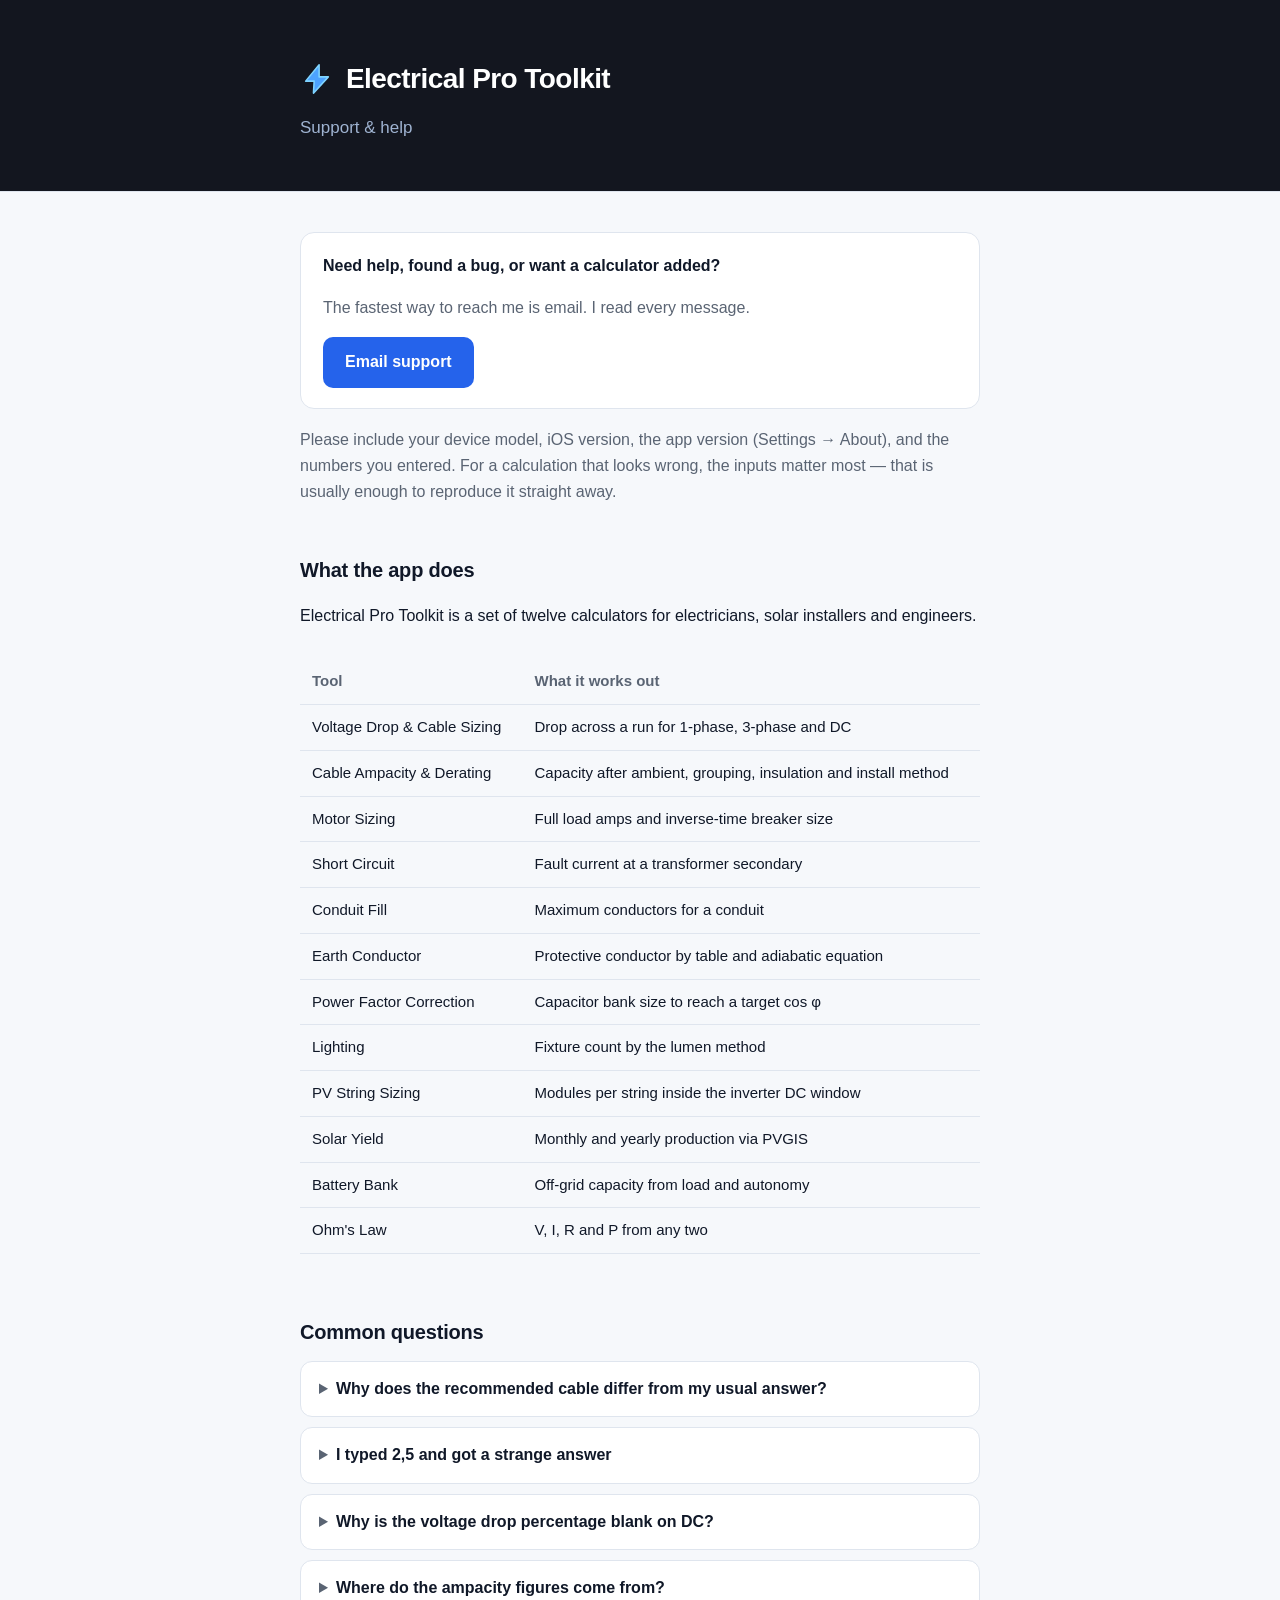
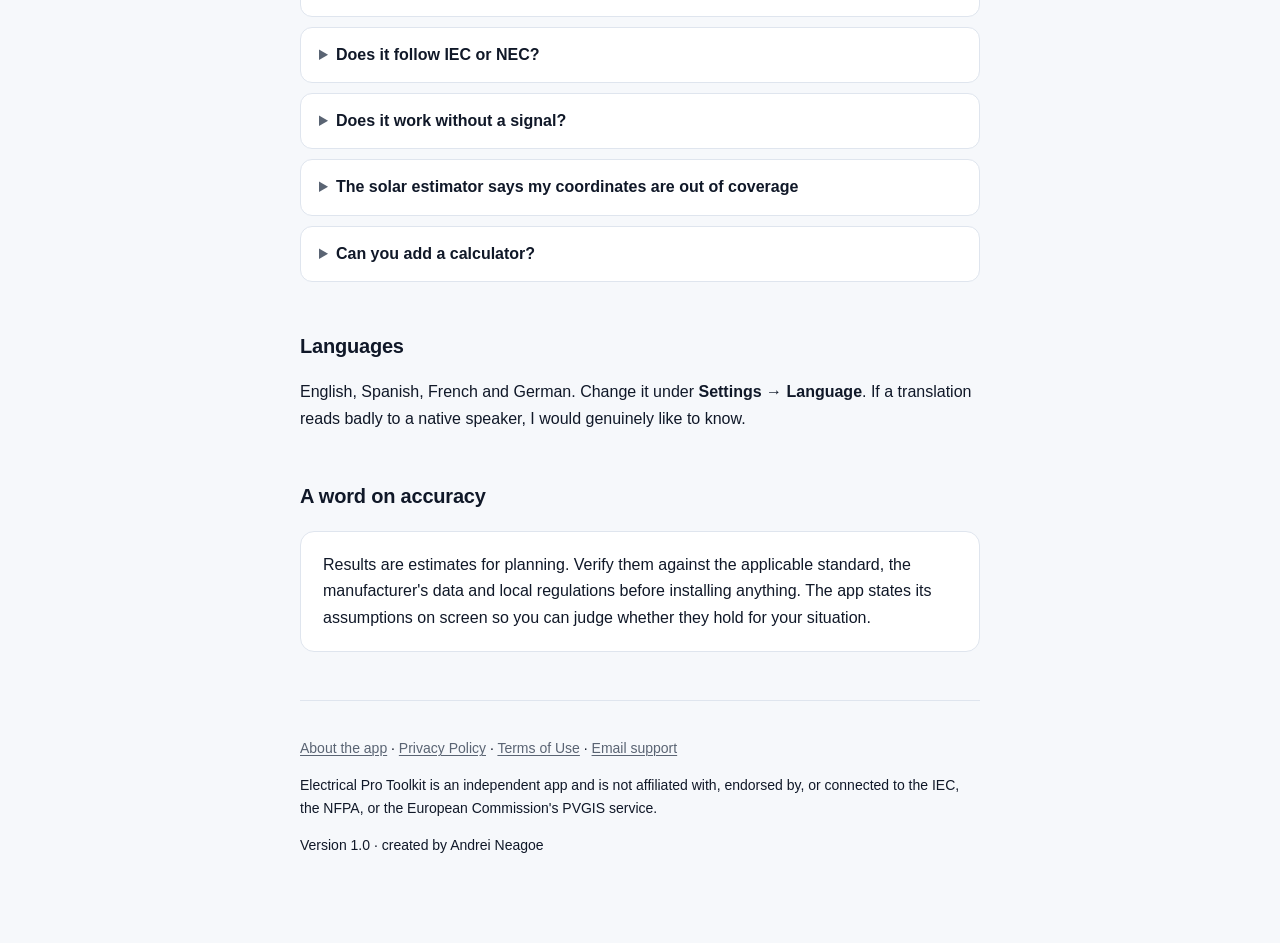
<file: index.html>
<!DOCTYPE html>
<html lang="en">
<head>
<meta charset="utf-8">
<meta name="viewport" content="width=device-width, initial-scale=1">
<title>Electrical Pro Toolkit — Support</title>
<meta name="description" content="Support and help for Electrical Pro Toolkit, a set of twelve electrical and solar calculators for electricians and installers.">
<link rel="stylesheet" href="style.css">
</head>
<body>

<header>
  <div class="wrap">
    <h1 class="mark">
      <svg class="bolt" viewBox="0 0 24 24" fill="none" aria-hidden="true">
        <path d="M13.5 2 4 13.5h6L9.5 22 20 10.5h-6.5L13.5 2Z" fill="#4da3ff" stroke="#7fd4ff" stroke-width="1.1" stroke-linejoin="round"/>
      </svg>
      Electrical Pro Toolkit
    </h1>
    <p>Support &amp; help</p>
  </div>
</header>

<div class="wrap">

  <div class="card">
    <p style="margin-top:0"><strong>Need help, found a bug, or want a calculator added?</strong></p>
    <p class="muted">The fastest way to reach me is email. I read every message.</p>
    <p style="margin-bottom:0">
      <a class="cta" href="mailto:andrei.costin.neagoe@gmail.com?subject=Electrical%20Pro%20Toolkit%20support">Email support</a>
    </p>
  </div>

  <p class="muted">
    Please include your device model, iOS version, the app version (Settings → About),
    and the numbers you entered. For a calculation that looks wrong, the inputs matter
    most — that is usually enough to reproduce it straight away.
  </p>

  <h2>What the app does</h2>
  <p>Electrical Pro Toolkit is a set of twelve calculators for electricians, solar installers and engineers.</p>

  <div class="scroll">
  <table>
    <tr><th>Tool</th><th>What it works out</th></tr>
    <tr><td>Voltage Drop &amp; Cable Sizing</td><td>Drop across a run for 1-phase, 3-phase and DC</td></tr>
    <tr><td>Cable Ampacity &amp; Derating</td><td>Capacity after ambient, grouping, insulation and install method</td></tr>
    <tr><td>Motor Sizing</td><td>Full load amps and inverse-time breaker size</td></tr>
    <tr><td>Short Circuit</td><td>Fault current at a transformer secondary</td></tr>
    <tr><td>Conduit Fill</td><td>Maximum conductors for a conduit</td></tr>
    <tr><td>Earth Conductor</td><td>Protective conductor by table and adiabatic equation</td></tr>
    <tr><td>Power Factor Correction</td><td>Capacitor bank size to reach a target cos φ</td></tr>
    <tr><td>Lighting</td><td>Fixture count by the lumen method</td></tr>
    <tr><td>PV String Sizing</td><td>Modules per string inside the inverter DC window</td></tr>
    <tr><td>Solar Yield</td><td>Monthly and yearly production via PVGIS</td></tr>
    <tr><td>Battery Bank</td><td>Off-grid capacity from load and autonomy</td></tr>
    <tr><td>Ohm's Law</td><td>V, I, R and P from any two</td></tr>
  </table>
  </div>

  <h2>Common questions</h2>

  <details>
    <summary>Why does the recommended cable differ from my usual answer?</summary>
    <p>Because the app checks two limits, not one. A cable must both stay within the
    voltage drop target and carry the current without overheating. Many calculators
    only check voltage drop.</p>
    <p>The app sizes to whichever limit governs and says which one it was, in the
    breakdown under the result. If the thermal limit is driving it, look at your
    ambient temperature and the number of grouped circuits — derating there is often
    the reason.</p>
  </details>

  <details>
    <summary>I typed 2,5 and got a strange answer</summary>
    <p>You should not. Comma and point decimals are both accepted, so <code>2,5</code>
    and <code>2.5</code> mean the same thing in every language. If you see otherwise,
    please email me the exact input — that is a bug worth fixing quickly.</p>
  </details>

  <details>
    <summary>Why is the voltage drop percentage blank on DC?</summary>
    <p>DC has no standard nominal voltage. A 12 V battery bank and a 600 V PV string
    are both DC, and guessing between them would change the percentage by an order of
    magnitude. Enter the actual bus or string voltage and the percentage appears.</p>
    <p>The drop in volts is always shown, since it does not depend on system voltage.</p>
  </details>

  <details>
    <summary>Where do the ampacity figures come from?</summary>
    <p>They are widely published reference values for common cable constructions,
    following the IEC 60364-5-52 derating method. They are a convenience, not a
    substitute for your cable's data sheet.</p>
    <p>Always verify against the manufacturer's rating and the standard that applies
    in your jurisdiction before installing.</p>
  </details>

  <details>
    <summary>Does it follow IEC or NEC?</summary>
    <p>Both, in different places. Cable sizing, ampacity and earthing follow IEC 60364
    practice. Conduit fill and breaker selection follow NEC tables. Each screen notes
    the basis it uses. Check that the convention matches your jurisdiction.</p>
  </details>

  <details>
    <summary>Does it work without a signal?</summary>
    <p>Yes, apart from one tool. Eleven of the twelve calculators run entirely on your
    device. Only the Solar Yield estimator needs a connection, because it queries the
    PVGIS service for irradiation data at your coordinates.</p>
  </details>

  <details>
    <summary>The solar estimator says my coordinates are out of coverage</summary>
    <p>PVGIS does not cover the entire globe. If it rejects your location, the
    coordinates are likely outside its dataset. The other eleven calculators are
    unaffected.</p>
  </details>

  <details>
    <summary>Can you add a calculator?</summary>
    <p>Please ask. Requests from people doing the work are the best guide to what
    belongs in the app, and several tools exist because someone asked.</p>
  </details>

  <h2>Languages</h2>
  <p>English, Spanish, French and German. Change it under <strong>Settings → Language</strong>.
  If a translation reads badly to a native speaker, I would genuinely like to know.</p>

  <h2>A word on accuracy</h2>
  <div class="card">
    <p style="margin:0">Results are estimates for planning. Verify them against the
    applicable standard, the manufacturer's data and local regulations before
    installing anything. The app states its assumptions on screen so you can judge
    whether they hold for your situation.</p>
  </div>

  <footer>
    <p>
      <a href="app.html">About the app</a> ·
      <a href="privacy.html">Privacy Policy</a> ·
      <a href="terms.html">Terms of Use</a> ·
      <a href="mailto:andrei.costin.neagoe@gmail.com?subject=Electrical%20Pro%20Toolkit%20support">Email support</a>
    </p>
    <p>Electrical Pro Toolkit is an independent app and is not affiliated with, endorsed by,
    or connected to the IEC, the NFPA, or the European Commission's PVGIS service.</p>
    <p>Version 1.0 · created by Andrei Neagoe</p>
  </footer>

</div>
</body>
</html>
</file>
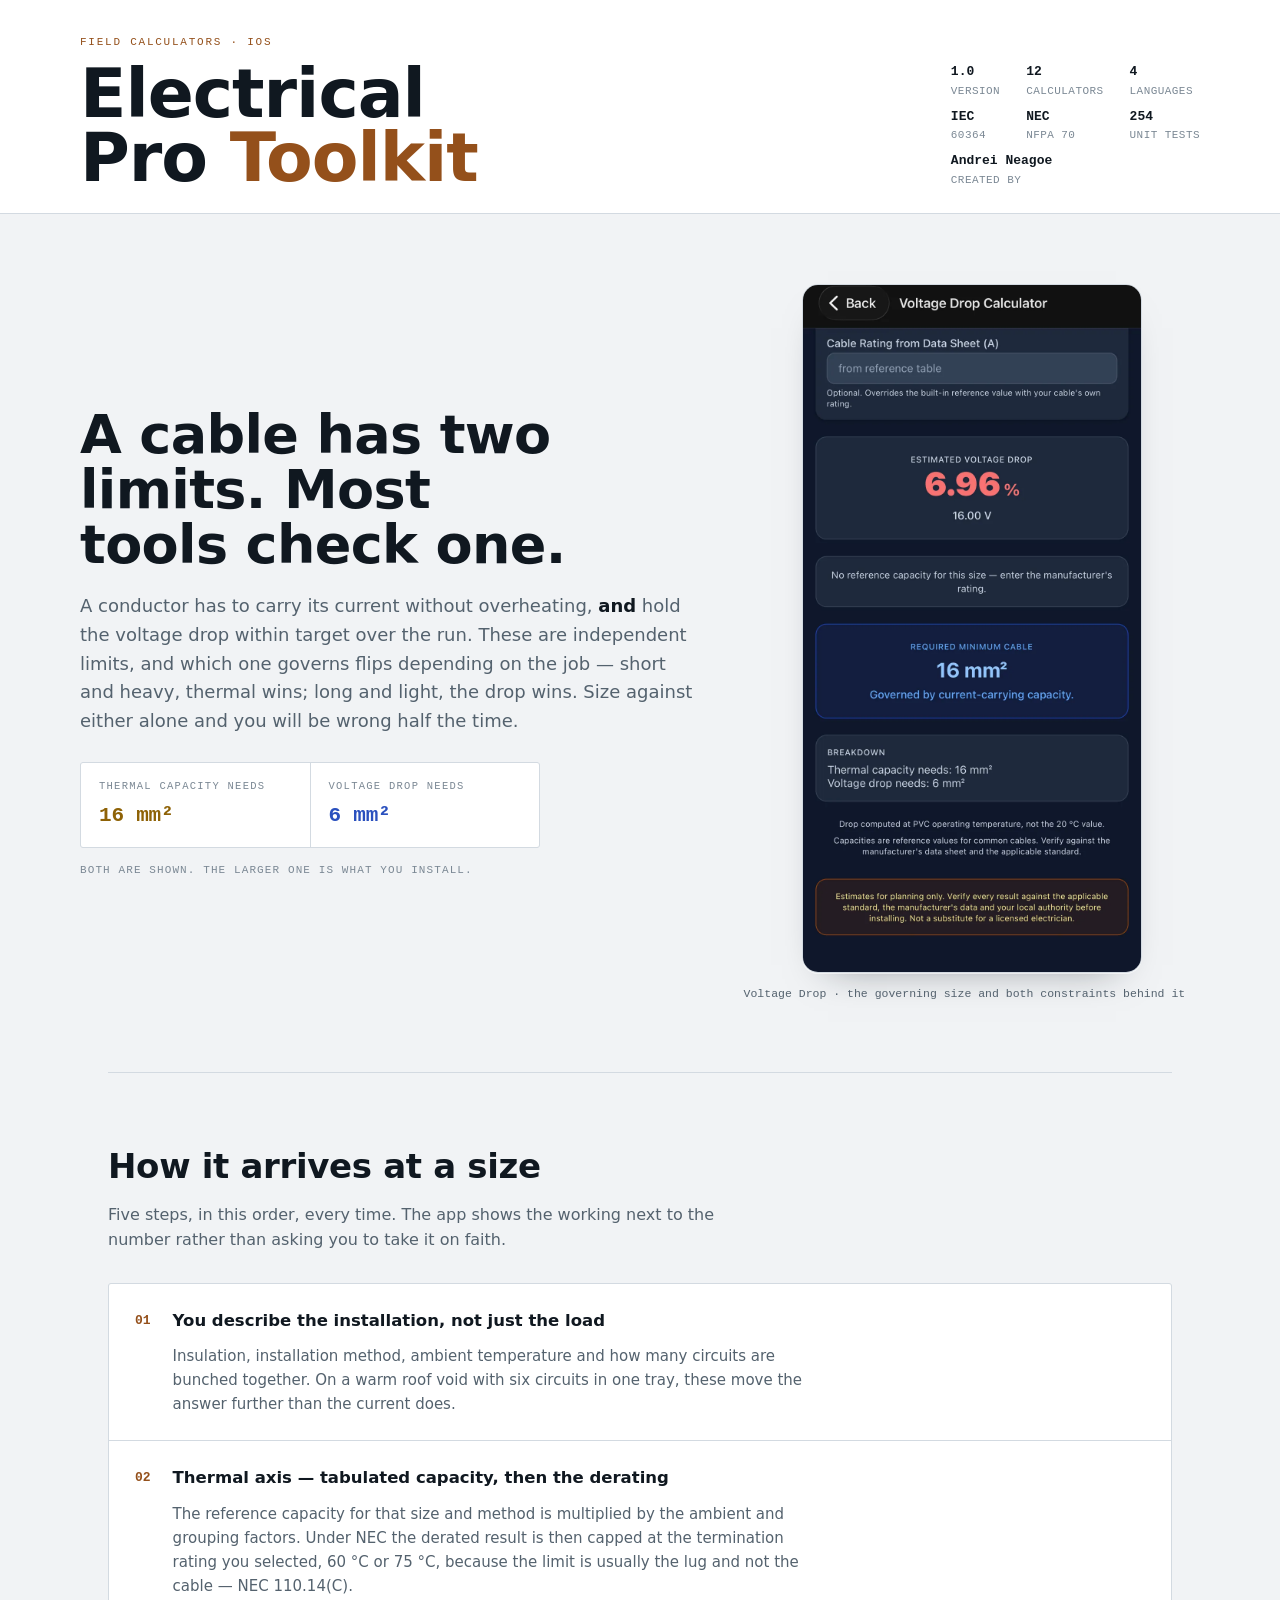
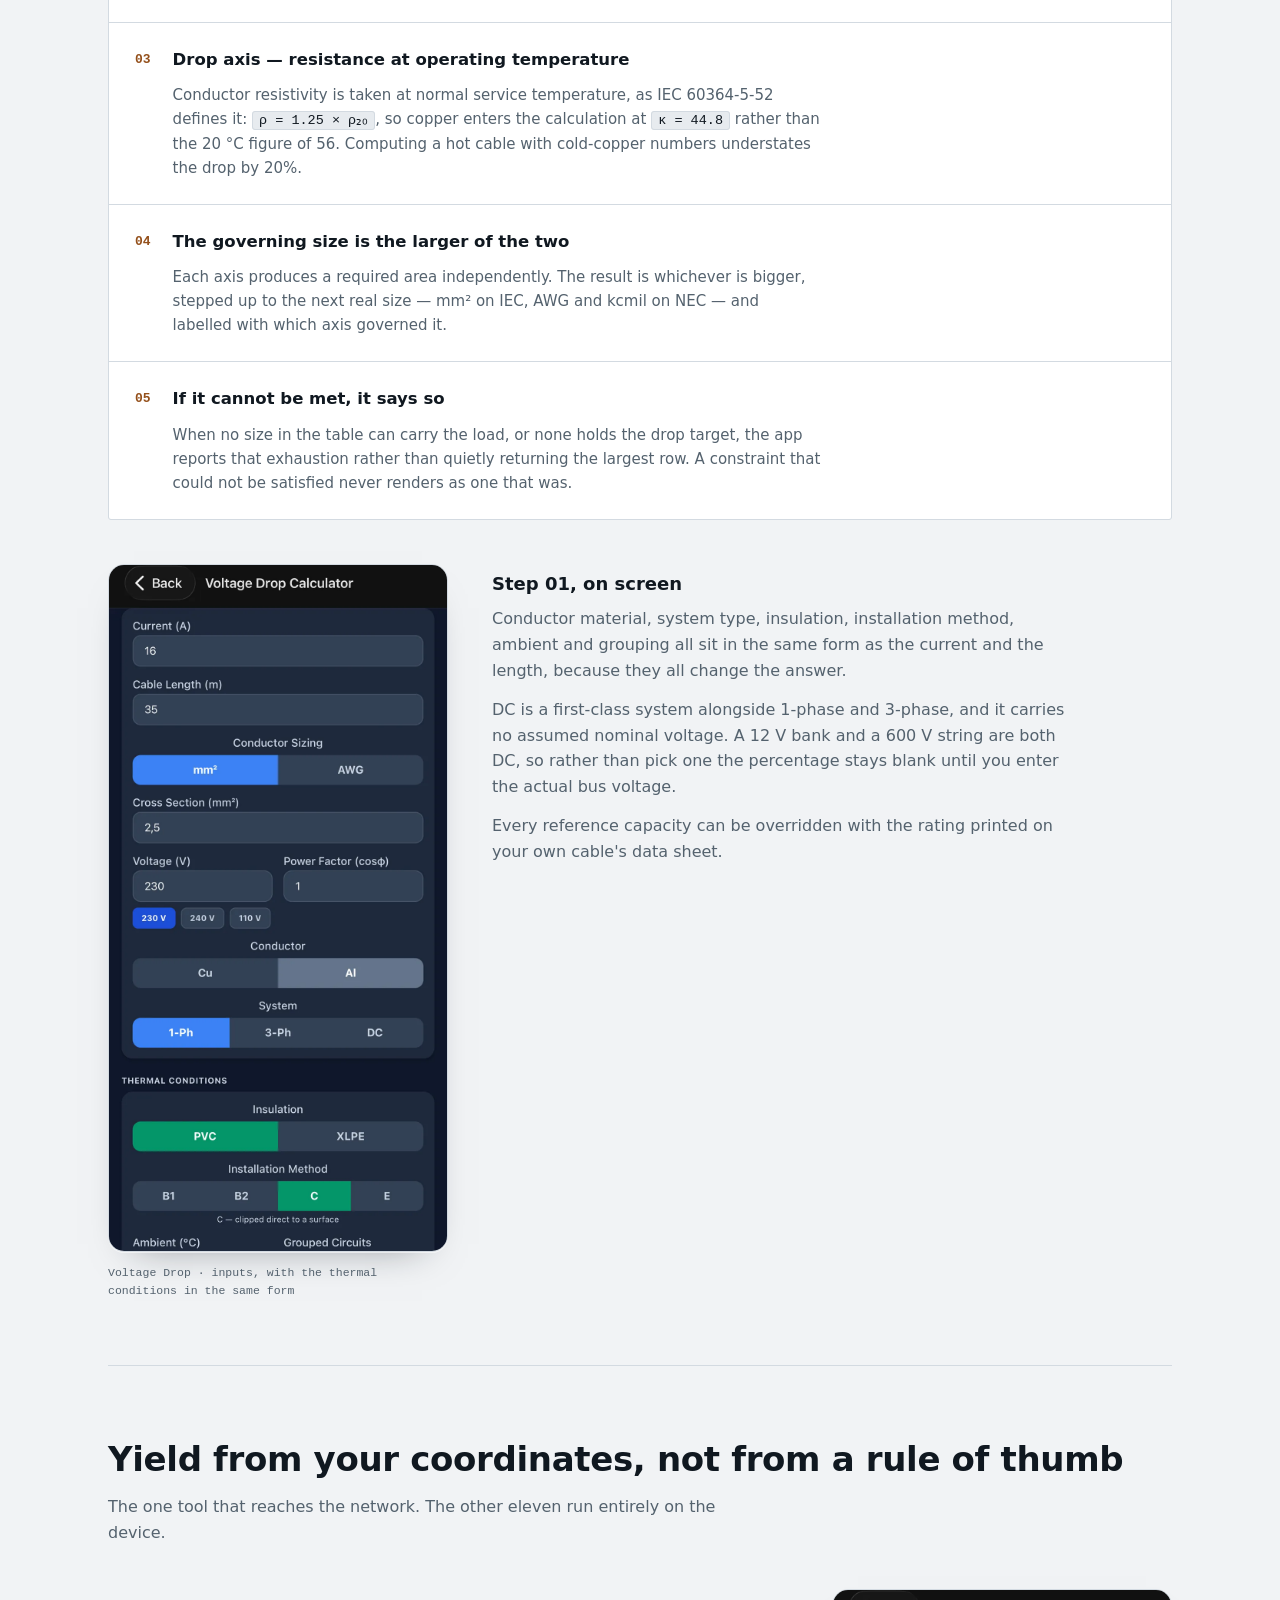
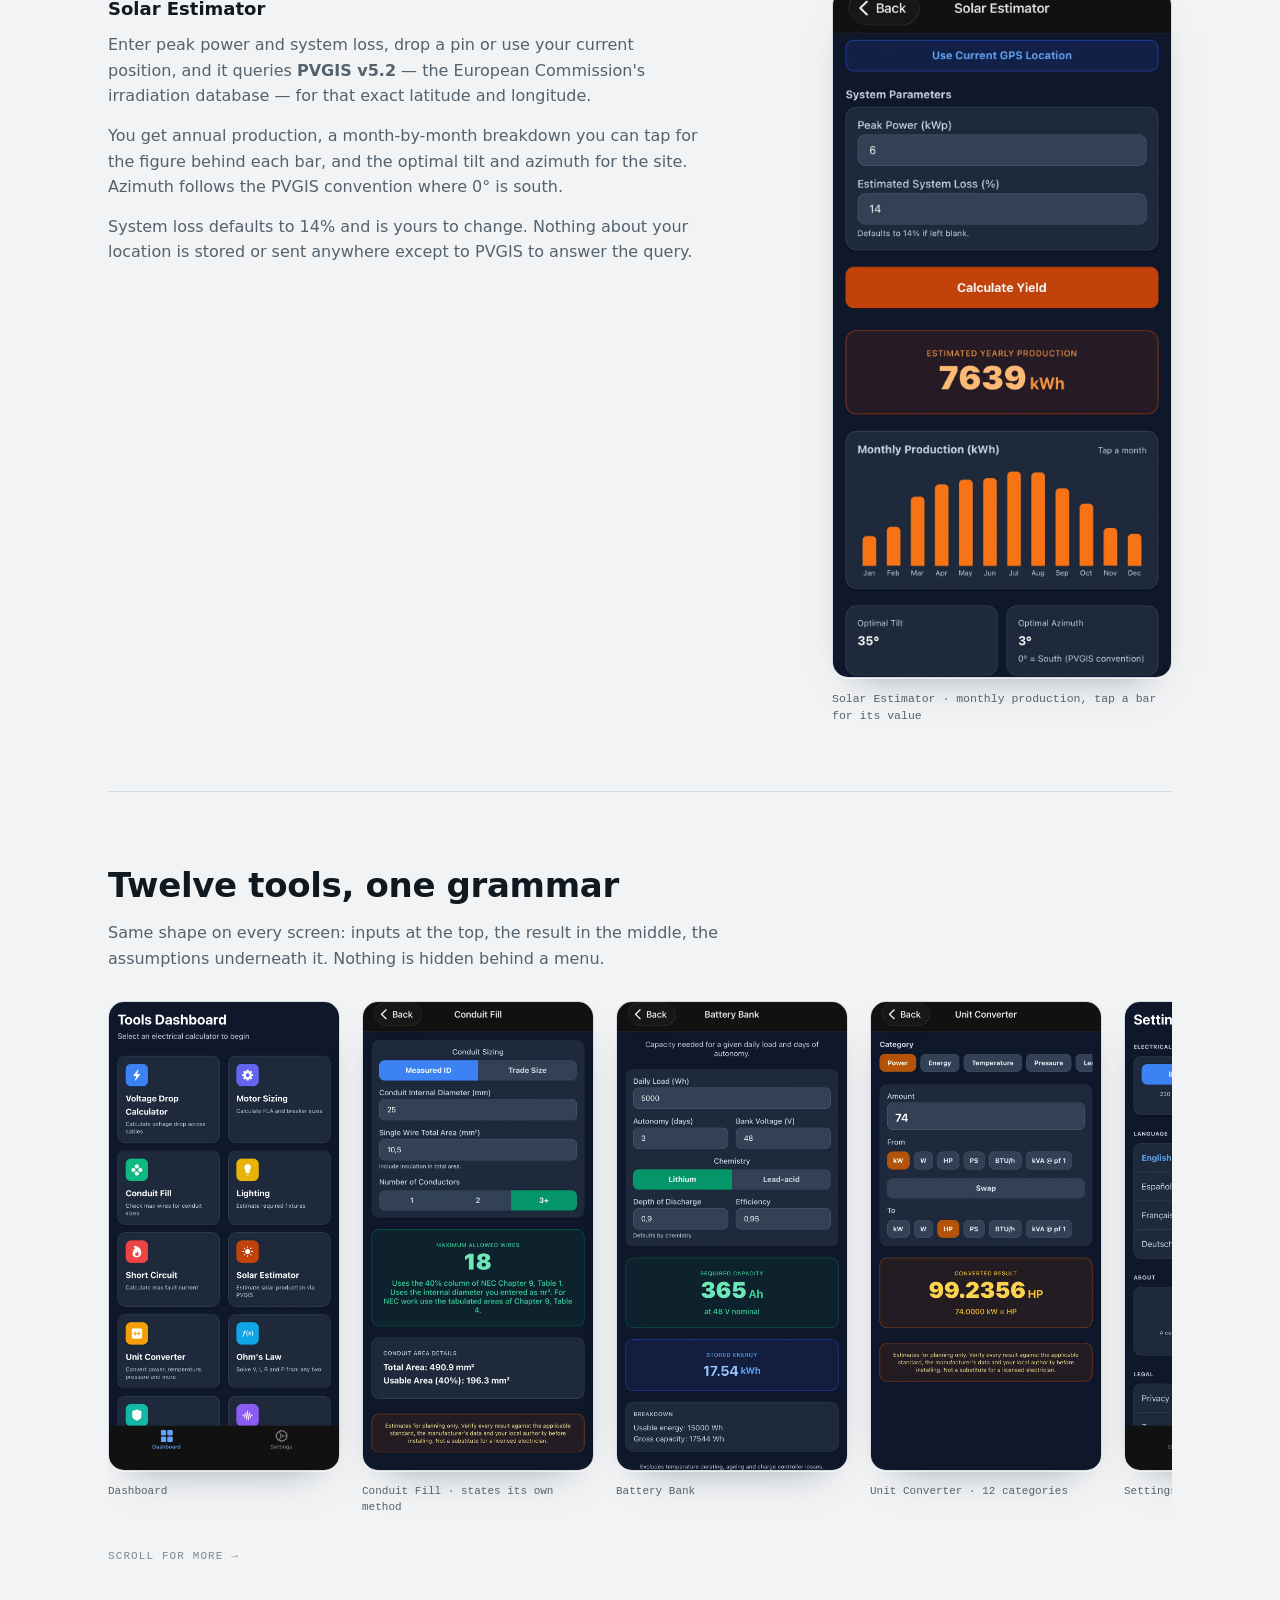
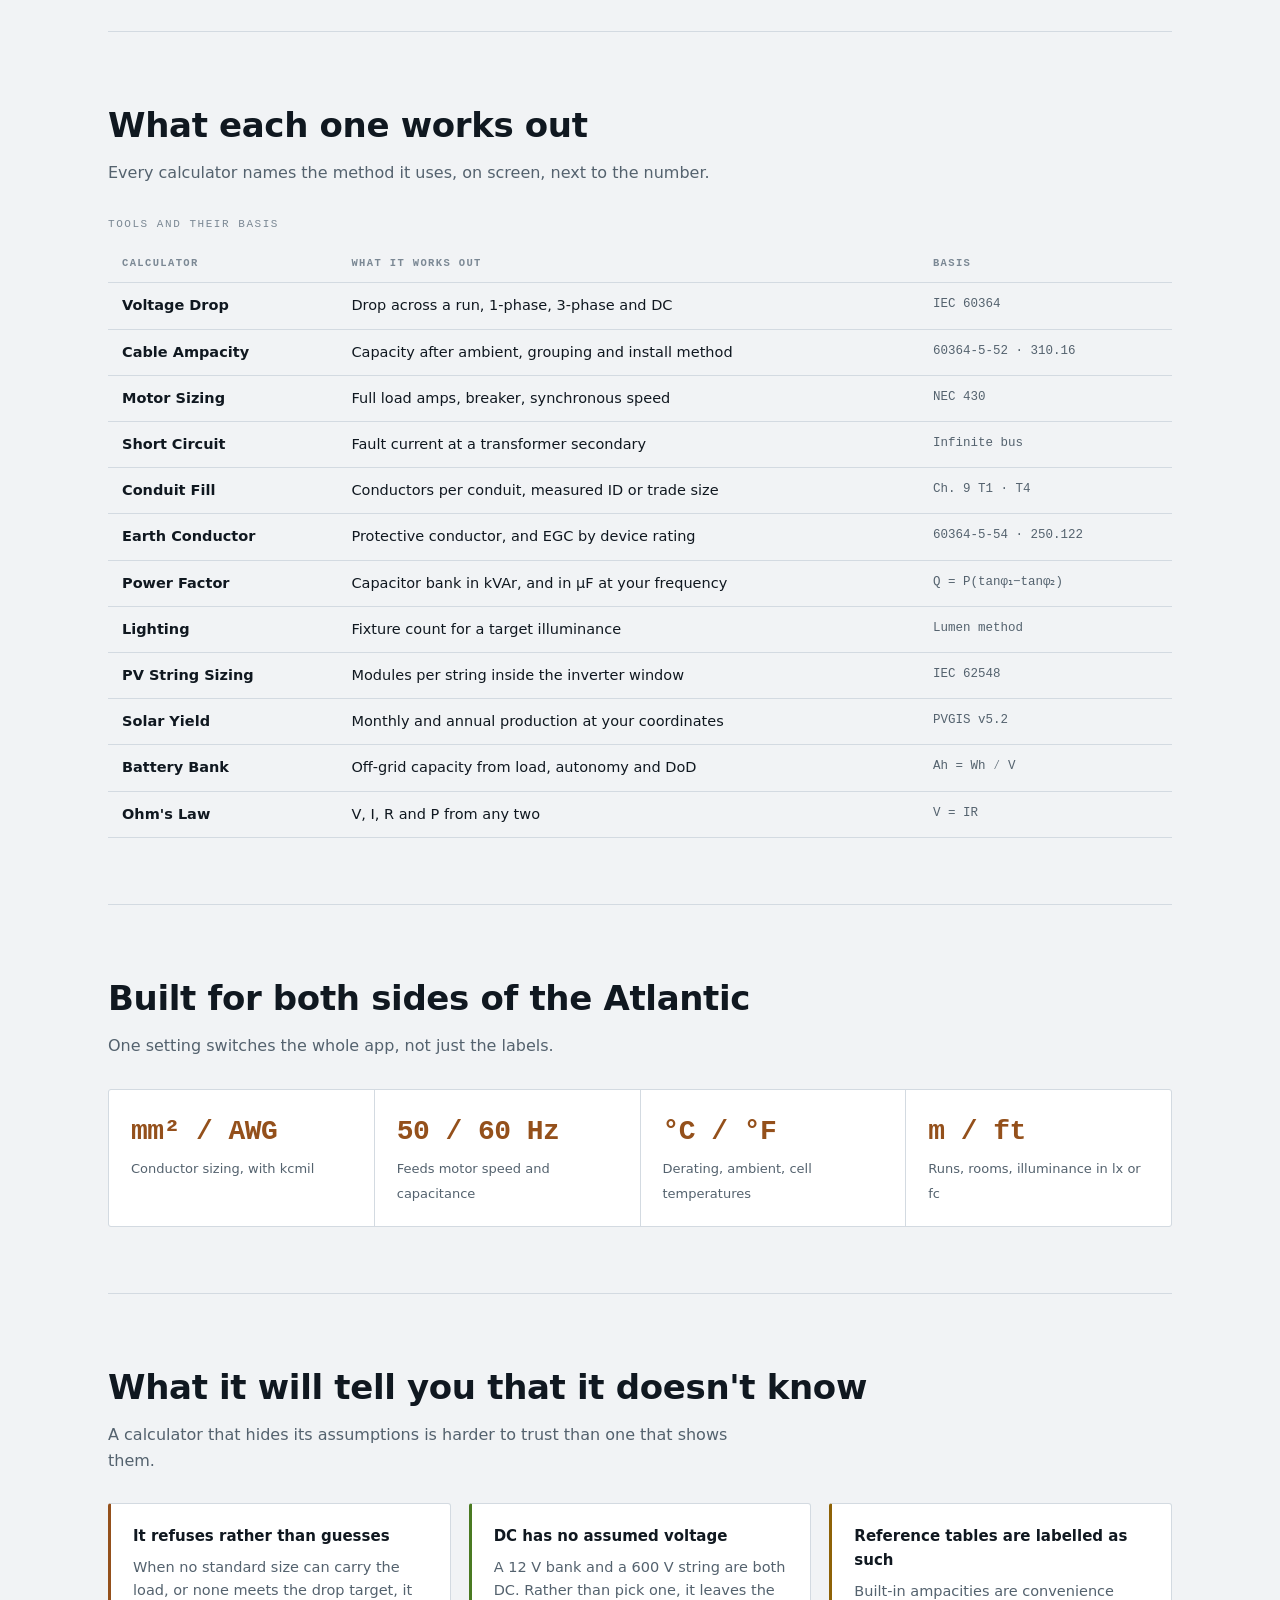
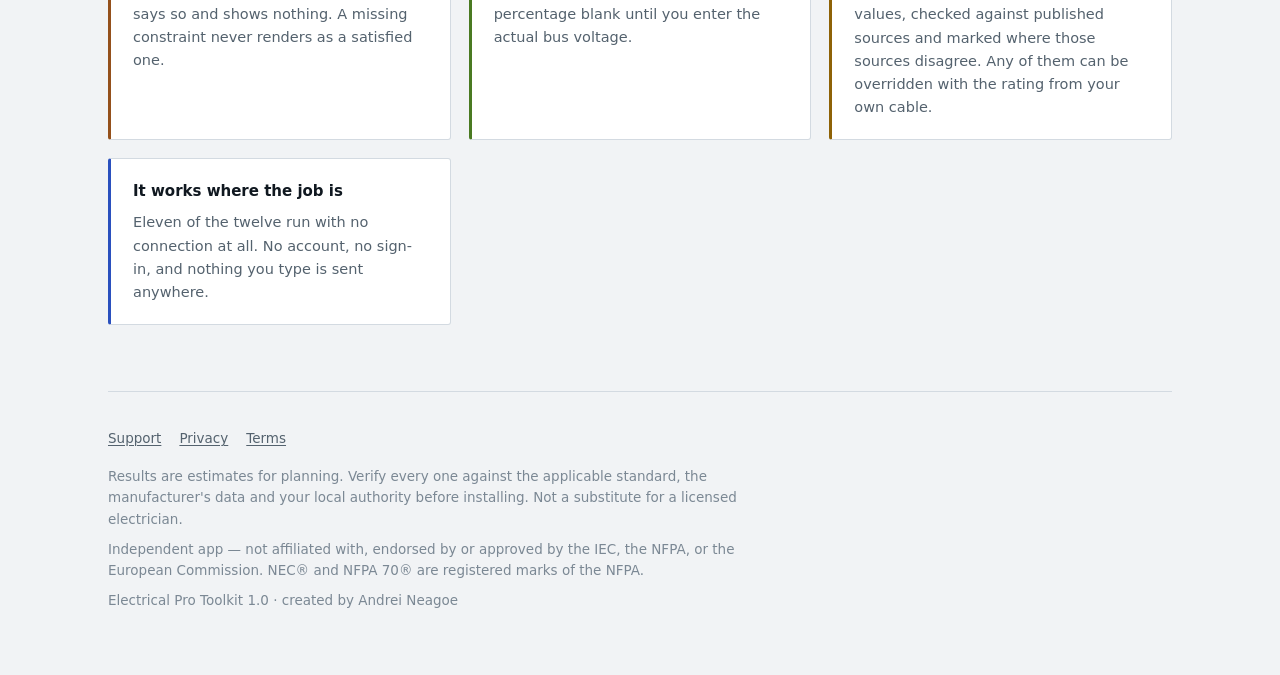
<file: app.html>
<!DOCTYPE html>
<html lang="en">
<head>
<meta charset="utf-8">
<meta name="viewport" content="width=device-width, initial-scale=1">
<meta name="description" content="Twelve electrical calculators for electricians and solar installers. Sizes cable against thermal capacity and voltage drop, not just one. IEC and NEC, four languages, iOS.">
<meta name="author" content="Andrei Neagoe">
<meta property="og:title" content="Electrical Pro Toolkit">
<meta property="og:description" content="A cable has two limits. Most tools check one.">
<meta property="og:type" content="website">
<meta property="og:url" content="https://aneagoe87.github.io/electricalc-pro-support/app.html">
<meta property="og:image" content="https://aneagoe87.github.io/electricalc-pro-support/shots/voltage-drop-result.webp">
<meta name="twitter:card" content="summary_large_image">
<link rel="icon" href="data:image/svg+xml,<svg xmlns=%22http://www.w3.org/2000/svg%22 viewBox=%220 0 100 100%22><text y=%22.9em%22 font-size=%2290%22>⚡</text></svg>">
<title>Electrical Pro Toolkit</title>
<style>
  /* Dark-first: :root carries the dark palette, light is the redefinition.
     Neutrals sit in cool graphite so the app's own navy screens read as part
     of the same family; copper is the single accent, everything else is
     functional colour borrowed from conductor identification. */
  :root {
    --ground:    #0A0E12;
    --surface:   #111820;
    --surface-2: #18212B;
    --rule:      #26313C;
    --text:      #E7ECF1;
    --muted:     #98A5B1;
    --faint:     #6C7A86;

    --copper:    #CE7C41;
    --line:      #5B8AF0;
    --earth:     #6FBB4A;
    --warn:      #E0A93D;

    --shadow: 0 1px 0 rgba(255,255,255,.03), 0 22px 48px -28px rgba(0,0,0,.95);
    --mono: ui-monospace, SFMono-Regular, "SF Mono", Menlo, Consolas, monospace;
    --body: system-ui, -apple-system, "Segoe UI", Roboto, sans-serif;
    --display: "Helvetica Neue Condensed", "HelveticaNeue-CondensedBold",
               "Arial Narrow", "Avenir Next Condensed", system-ui, sans-serif;
  }
  @media (prefers-color-scheme: light) {
    :root:not([data-theme="dark"]) {
      --ground:    #F1F3F5;
      --surface:   #FFFFFF;
      --surface-2: #E7EBEF;
      --rule:      #D3DAE1;
      --text:      #101820;
      --muted:     #54626E;
      --faint:     #7B8894;
      --copper:    #94501B;
      --line:      #2A50BE;
      --earth:     #4A7A22;
      --warn:      #8E6206;
      --shadow: 0 1px 0 rgba(255,255,255,.6), 0 18px 38px -26px rgba(16,24,32,.5);
    }
  }
  :root[data-theme="light"] {
    --ground:#F1F3F5; --surface:#FFFFFF; --surface-2:#E7EBEF; --rule:#D3DAE1;
    --text:#101820; --muted:#54626E; --faint:#7B8894;
    --copper:#94501B; --line:#2A50BE; --earth:#4A7A22; --warn:#8E6206;
    --shadow: 0 1px 0 rgba(255,255,255,.6), 0 18px 38px -26px rgba(16,24,32,.5);
  }

  * { box-sizing: border-box; }
  body {
    margin: 0;
    background: var(--ground);
    color: var(--text);
    font-family: var(--body);
    line-height: 1.6;
    -webkit-font-smoothing: antialiased;
  }
  .wrap { max-width: 1120px; margin: 0 auto; padding: 0 28px; }
  img { max-width: 100%; }

  /* ---- drawing title block ---------------------------------------- */
  .titleblock { border-bottom: 1px solid var(--rule); background: var(--surface); }
  .tb-grid {
    display: grid; grid-template-columns: 1fr auto;
    gap: 26px 48px; align-items: end; padding: 34px 0 24px;
  }
  .mark {
    font-family: var(--display); font-weight: 700;
    font-size: clamp(38px, 6.4vw, 68px);
    line-height: .94; letter-spacing: -0.015em; margin: 0; text-wrap: balance;
  }
  .mark em { font-style: normal; color: var(--copper); }
  .tb-meta {
    display: grid; grid-template-columns: repeat(3, minmax(0, auto)); gap: 6px 26px;
    font-family: var(--mono); font-size: 11px; font-variant-numeric: tabular-nums;
    letter-spacing: .04em; text-transform: uppercase; color: var(--faint);
  }
  .tb-meta b {
    display: block; color: var(--text); font-weight: 600;
    font-size: 13px; letter-spacing: 0; text-transform: none;
  }
  .eyebrow {
    font-family: var(--mono); font-size: 11px; letter-spacing: .16em;
    text-transform: uppercase; color: var(--copper); margin: 0 0 10px;
  }

  /* ---- shared section furniture ------------------------------------ */
  section { padding: 66px 0; border-top: 1px solid var(--rule); }
  h3 {
    font-family: var(--display); font-weight: 700;
    font-size: clamp(24px, 3.2vw, 34px); letter-spacing: -0.01em;
    margin: 0 0 8px; text-wrap: balance;
  }
  .sub { color: var(--muted); margin: 0 0 30px; max-width: 62ch; }

  /* ---- thesis ------------------------------------------------------ */
  .thesis {
    padding: 70px 0; display: grid; gap: 46px;
    grid-template-columns: minmax(0, 1.15fr) minmax(0, .85fr); align-items: center;
  }
  .thesis h2 {
    font-family: var(--display); font-weight: 700;
    font-size: clamp(31px, 4.8vw, 54px); line-height: 1.02;
    letter-spacing: -0.012em; margin: 0 0 20px; max-width: 17ch; text-wrap: balance;
  }
  .lede { font-size: 18px; color: var(--muted); max-width: 56ch; margin: 0 0 26px; }
  .lede strong { color: var(--text); font-weight: 600; }

  /* two readings pulled out of the screen beside it */
  .readout {
    display: grid; grid-template-columns: repeat(auto-fit, minmax(160px, 1fr));
    gap: 1px; background: var(--rule); border: 1px solid var(--rule);
    border-radius: 3px; overflow: hidden; max-width: 460px;
  }
  .readout div { background: var(--surface); padding: 15px 18px; }
  .readout span {
    display: block; font-family: var(--mono); font-size: 10.5px;
    letter-spacing: .12em; text-transform: uppercase; color: var(--faint); margin-bottom: 4px;
  }
  .readout b {
    font-family: var(--mono); font-size: 21px; font-weight: 600;
    font-variant-numeric: tabular-nums; letter-spacing: -0.01em;
  }
  .readout .t b { color: var(--warn); }
  .readout .d b { color: var(--line); }

  /* ---- device screens ---------------------------------------------- */
  .screen {
    display: block; background: var(--surface-2);
    border: 1px solid var(--rule); border-radius: 16px;
    box-shadow: var(--shadow); overflow: hidden;
  }
  .screen img { display: block; width: 100%; height: auto; }
  figure { margin: 0; }
  figcaption {
    font-family: var(--mono); font-size: 11.5px; color: var(--muted);
    margin-top: 12px; line-height: 1.5;
  }
  .thesis .screen { max-width: 340px; margin-inline: auto; }

  /* ---- method ------------------------------------------------------- */
  .steps { display: grid; gap: 1px; background: var(--rule);
           border: 1px solid var(--rule); border-radius: 3px; overflow: hidden; }
  .step {
    background: var(--surface); padding: 24px 26px;
    display: grid; grid-template-columns: auto minmax(0, 1fr); gap: 4px 22px;
  }
  .step .n {
    grid-row: span 2; font-family: var(--mono); font-size: 13px; font-weight: 600;
    font-variant-numeric: tabular-nums; color: var(--copper); padding-top: 3px;
  }
  .step h4 { margin: 0; font-size: 16.5px; }
  .step p { margin: 6px 0 0; color: var(--muted); font-size: 15px; max-width: 68ch; }
  .step p + p { margin-top: 10px; }
  .step code {
    font-family: var(--mono); font-size: 13.5px; color: var(--text);
    background: var(--surface-2); border: 1px solid var(--rule);
    border-radius: 3px; padding: 1px 6px; white-space: nowrap;
  }

  /* Top-aligned, not centred: a phone is far taller than three paragraphs, and
     centring the text leaves a conspicuous void above it. */
  .split {
    display: grid; gap: 44px; align-items: start; margin-top: 44px;
    grid-template-columns: minmax(0, 340px) minmax(0, 1fr);
  }
  .split .col-text { padding-top: 6px; }
  .split.flip { grid-template-columns: minmax(0, 1fr) minmax(0, 340px); }
  .split.flip .col-text { order: -1; }
  .split h4 { font-size: 18px; margin: 0 0 8px; }
  .split p { color: var(--muted); margin: 0 0 14px; max-width: 58ch; }
  .split p:last-child { margin-bottom: 0; }

  /* ---- screen strip -------------------------------------------------- */
  .strip {
    display: grid; grid-auto-flow: column; grid-auto-columns: 232px;
    gap: 22px; overflow-x: auto; padding-bottom: 18px;
    scroll-snap-type: x mandatory; overscroll-behavior-x: contain;
  }
  .strip > figure { scroll-snap-align: start; }
  .strip figcaption { font-size: 11px; }
  .strip::-webkit-scrollbar { height: 8px; }
  .strip::-webkit-scrollbar-thumb { background: var(--rule); border-radius: 4px; }
  .hint {
    font-family: var(--mono); font-size: 11px; letter-spacing: .1em;
    text-transform: uppercase; color: var(--faint); margin: 14px 0 0;
  }

  /* ---- spec table ----------------------------------------------------- */
  .scroll { overflow-x: auto; }
  table { width: 100%; border-collapse: collapse; font-size: 14.5px; min-width: 640px; }
  caption {
    text-align: left; font-family: var(--mono); font-size: 11px;
    letter-spacing: .14em; text-transform: uppercase; color: var(--faint);
    padding-bottom: 10px;
  }
  th, td { text-align: left; padding: 11px 14px; border-bottom: 1px solid var(--rule); vertical-align: top; }
  thead th {
    font-family: var(--mono); font-size: 10.5px; letter-spacing: .13em;
    text-transform: uppercase; color: var(--faint); font-weight: 600;
  }
  tbody tr:hover { background: var(--surface-2); }
  td.tool { font-weight: 600; white-space: nowrap; }
  td.basis {
    font-family: var(--mono); font-size: 12.5px; color: var(--muted);
    font-variant-numeric: tabular-nums; white-space: nowrap;
  }

  /* ---- notes / stats --------------------------------------------------- */
  .notes { display: grid; gap: 18px; grid-template-columns: repeat(auto-fit, minmax(272px, 1fr)); }
  .note {
    background: var(--surface); border: 1px solid var(--rule);
    border-left: 3px solid var(--copper); border-radius: 3px; padding: 20px 22px;
  }
  .note.earth { border-left-color: var(--earth); }
  .note.warn  { border-left-color: var(--warn); }
  .note.line  { border-left-color: var(--line); }
  .note h4 { margin: 0 0 8px; font-size: 15px; }
  .note p { margin: 0; color: var(--muted); font-size: 14.5px; }

  .stats {
    display: grid; grid-template-columns: repeat(auto-fit, minmax(158px, 1fr)); gap: 1px;
    background: var(--rule); border: 1px solid var(--rule); border-radius: 3px; overflow: hidden;
  }
  .stat { background: var(--surface); padding: 20px 22px; }
  .stat b {
    display: block; font-family: var(--mono); font-size: 28px; font-weight: 600;
    font-variant-numeric: tabular-nums; letter-spacing: -0.02em; color: var(--copper);
  }
  .stat span { font-size: 13px; color: var(--muted); }

  footer { border-top: 1px solid var(--rule); padding: 36px 0 64px; color: var(--faint); font-size: 13.5px; }
  footer a { color: var(--muted); text-decoration-thickness: 1px; text-underline-offset: 2px; }
  footer a:hover { color: var(--copper); }
  footer nav { display: flex; flex-wrap: wrap; gap: 18px; margin-bottom: 16px; }
  footer p { margin: 0 0 8px; max-width: 78ch; }
  footer p:last-child { margin-bottom: 0; }

  a:focus-visible, [tabindex]:focus-visible {
    outline: 2px solid var(--copper); outline-offset: 3px; border-radius: 2px;
  }

  @media (max-width: 880px) {
    .tb-grid { grid-template-columns: 1fr; align-items: start; }
    /* Three mono columns do not fit a 390px viewport — they pushed the whole
       document wider than the screen and every section scrolled sideways. */
    .tb-meta { grid-template-columns: repeat(2, minmax(0, 1fr)); gap: 10px 20px; }
    .thesis { grid-template-columns: 1fr; gap: 34px; padding: 52px 0; }
    .split, .split.flip { grid-template-columns: 1fr; gap: 28px; }
    .split.flip .col-text { order: 0; }
    .split .screen { max-width: 320px; }
  }
  @media (prefers-reduced-motion: reduce) { * { animation: none !important; transition: none !important; } }
</style>
</head>
<body>

<header class="titleblock">
  <div class="wrap tb-grid">
    <div>
      <p class="eyebrow">Field calculators · iOS</p>
      <h1 class="mark">Electrical<br>Pro <em>Toolkit</em></h1>
    </div>
    <div class="tb-meta">
      <div><b>1.0</b>version</div>
      <div><b>12</b>calculators</div>
      <div><b>4</b>languages</div>
      <div><b>IEC</b>60364</div>
      <div><b>NEC</b>NFPA&nbsp;70</div>
      <div><b>254</b>unit tests</div>
      <div style="grid-column: 1 / -1"><b>Andrei Neagoe</b>created by</div>
    </div>
  </div>
</header>

<main>

  <div class="wrap thesis">
    <div>
      <h2>A cable has two limits. Most tools check one.</h2>
      <p class="lede">
        A conductor has to carry its current without overheating, <strong>and</strong> hold the
        voltage drop within target over the run. These are independent limits, and which one
        governs flips depending on the job — short and heavy, thermal wins; long and light,
        the drop wins. Size against either alone and you will be wrong half the time.
      </p>
      <div class="readout">
        <div class="t"><span>Thermal capacity needs</span><b>16 mm²</b></div>
        <div class="d"><span>Voltage drop needs</span><b>6 mm²</b></div>
      </div>
      <p class="hint">Both are shown. The larger one is what you install.</p>
    </div>
    <figure>
      <div class="screen">
        <img src="shots/voltage-drop-result.webp" width="880" height="1788" alt="Voltage Drop Calculator result: 6.96% estimated drop, required minimum cable 16 mm² governed by current-carrying capacity, with a breakdown reading thermal capacity needs 16 mm² and voltage drop needs 6 mm².">
      </div>
      <figcaption>Voltage Drop · the governing size and both constraints behind it</figcaption>
    </figure>
  </div>

  <div class="wrap">

    <section id="method">
      <h3>How it arrives at a size</h3>
      <p class="sub">
        Five steps, in this order, every time. The app shows the working next to the number
        rather than asking you to take it on faith.
      </p>

      <div class="steps">
        <div class="step">
          <div class="n">01</div>
          <h4>You describe the installation, not just the load</h4>
          <p>
            Insulation, installation method, ambient temperature and how many circuits are
            bunched together. On a warm roof void with six circuits in one tray, these move the
            answer further than the current does.
          </p>
        </div>
        <div class="step">
          <div class="n">02</div>
          <h4>Thermal axis — tabulated capacity, then the derating</h4>
          <p>
            The reference capacity for that size and method is multiplied by the ambient and
            grouping factors. Under NEC the derated result is then capped at the termination
            rating you selected, 60 °C or 75 °C, because the limit is usually the lug and not
            the cable — <span style="white-space:nowrap">NEC 110.14(C)</span>.
          </p>
        </div>
        <div class="step">
          <div class="n">03</div>
          <h4>Drop axis — resistance at operating temperature</h4>
          <p>
            Conductor resistivity is taken at normal service temperature, as
            IEC 60364-5-52 defines it: <code>ρ = 1.25 × ρ₂₀</code>, so copper enters the
            calculation at <code>κ = 44.8</code> rather than the 20 °C figure of 56.
            Computing a hot cable with cold-copper numbers understates the drop by 20%.
          </p>
        </div>
        <div class="step">
          <div class="n">04</div>
          <h4>The governing size is the larger of the two</h4>
          <p>
            Each axis produces a required area independently. The result is whichever is
            bigger, stepped up to the next real size — mm² on IEC, AWG and kcmil on NEC — and
            labelled with which axis governed it.
          </p>
        </div>
        <div class="step">
          <div class="n">05</div>
          <h4>If it cannot be met, it says so</h4>
          <p>
            When no size in the table can carry the load, or none holds the drop target, the
            app reports that exhaustion rather than quietly returning the largest row. A
            constraint that could not be satisfied never renders as one that was.
          </p>
        </div>
      </div>

      <div class="split">
        <figure>
          <div class="screen">
            <img src="shots/voltage-drop-inputs.webp" width="880" height="1788" loading="lazy" alt="Voltage Drop Calculator inputs: current, cable length, conductor sizing switched between mm² and AWG, voltage with 230, 240 and 110 volt presets, copper or aluminium, 1-phase, 3-phase or DC, and a thermal conditions group with PVC or XLPE insulation and installation methods B1, B2, C and E.">
          </div>
          <figcaption>Voltage Drop · inputs, with the thermal conditions in the same form</figcaption>
        </figure>
        <div class="col-text">
          <h4>Step 01, on screen</h4>
          <p>
            Conductor material, system type, insulation, installation method, ambient and
            grouping all sit in the same form as the current and the length, because they all
            change the answer.
          </p>
          <p>
            DC is a first-class system alongside 1-phase and 3-phase, and it carries no assumed
            nominal voltage. A 12 V bank and a 600 V string are both DC, so rather than pick one
            the percentage stays blank until you enter the actual bus voltage.
          </p>
          <p>
            Every reference capacity can be overridden with the rating printed on your own
            cable's data sheet.
          </p>
        </div>
      </div>
    </section>

    <section id="solar">
      <h3>Yield from your coordinates, not from a rule of thumb</h3>
      <p class="sub">
        The one tool that reaches the network. The other eleven run entirely on the device.
      </p>
      <div class="split flip">
        <div class="col-text">
          <h4>Solar Estimator</h4>
          <p>
            Enter peak power and system loss, drop a pin or use your current position, and it
            queries <strong>PVGIS v5.2</strong> — the European Commission's irradiation
            database — for that exact latitude and longitude.
          </p>
          <p>
            You get annual production, a month-by-month breakdown you can tap for the figure
            behind each bar, and the optimal tilt and azimuth for the site. Azimuth follows the
            PVGIS convention where 0° is south.
          </p>
          <p>
            System loss defaults to 14% and is yours to change. Nothing about your location is
            stored or sent anywhere except to PVGIS to answer the query.
          </p>
        </div>
        <figure>
          <div class="screen">
            <img src="shots/solar.webp" width="880" height="1788" loading="lazy" alt="Solar Estimator: 6 kWp peak power at 14% system loss returning 7639 kWh estimated yearly production, a monthly production bar chart from January to December, and optimal tilt 35 degrees with optimal azimuth 3 degrees.">
          </div>
          <figcaption>Solar Estimator · monthly production, tap a bar for its value</figcaption>
        </figure>
      </div>
    </section>

    <section id="screens">
      <h3>Twelve tools, one grammar</h3>
      <p class="sub">
        Same shape on every screen: inputs at the top, the result in the middle, the assumptions
        underneath it. Nothing is hidden behind a menu.
      </p>
      <div class="strip" tabindex="0" role="group" aria-label="App screenshots, scrollable">
        <figure>
          <div class="screen">
            <img src="shots/dashboard.webp" width="880" height="1788" loading="lazy" alt="Tools Dashboard listing Voltage Drop Calculator, Motor Sizing, Conduit Fill, Lighting, Short Circuit, Solar Estimator, Unit Converter and Ohm's Law as cards in a two-column grid.">
          </div>
          <figcaption>Dashboard</figcaption>
        </figure>
        <figure>
          <div class="screen">
            <img src="shots/conduit.webp" width="880" height="1788" loading="lazy" alt="Conduit Fill: measured internal diameter of 25 mm with 10.5 mm² per wire and three or more conductors, returning a maximum of 18 wires, with a note that it uses the 40 percent column of NEC Chapter 9 Table 1.">
          </div>
          <figcaption>Conduit Fill · states its own method</figcaption>
        </figure>
        <figure>
          <div class="screen">
            <img src="shots/battery.webp" width="880" height="1788" loading="lazy" alt="Battery Bank: 5000 Wh daily load, 3 days autonomy, 48 V bank, lithium chemistry at 0.9 depth of discharge and 0.95 efficiency, returning 365 Ah required capacity and 17.54 kWh stored energy.">
          </div>
          <figcaption>Battery Bank</figcaption>
        </figure>
        <figure>
          <div class="screen">
            <img src="shots/converter.webp" width="880" height="1788" loading="lazy" alt="Unit Converter set to the Power category, converting 74 kW to 99.2356 HP, with Energy, Temperature, Pressure and Length among the other categories.">
          </div>
          <figcaption>Unit Converter · 12 categories</figcaption>
        </figure>
        <figure>
          <div class="screen">
            <img src="shots/settings.webp" width="880" height="1788" loading="lazy" alt="Settings: electrical standard switched between IEC Europe and NEC North America, language list of English, Español, Français and Deutsch, and an about panel reading Electrical Pro Toolkit version 1.0.0.">
          </div>
          <figcaption>Settings · standard and language</figcaption>
        </figure>
      </div>
      <p class="hint">Scroll for more →</p>
    </section>

    <section id="tools">
      <h3>What each one works out</h3>
      <p class="sub">Every calculator names the method it uses, on screen, next to the number.</p>
      <div class="scroll">
        <table>
          <caption>Tools and their basis</caption>
          <thead>
            <tr><th scope="col">Calculator</th><th scope="col">What it works out</th><th scope="col">Basis</th></tr>
          </thead>
          <tbody>
            <tr><td class="tool">Voltage Drop</td><td>Drop across a run, 1-phase, 3-phase and DC</td><td class="basis">IEC 60364</td></tr>
            <tr><td class="tool">Cable Ampacity</td><td>Capacity after ambient, grouping and install method</td><td class="basis">60364-5-52 · 310.16</td></tr>
            <tr><td class="tool">Motor Sizing</td><td>Full load amps, breaker, synchronous speed</td><td class="basis">NEC 430</td></tr>
            <tr><td class="tool">Short Circuit</td><td>Fault current at a transformer secondary</td><td class="basis">Infinite bus</td></tr>
            <tr><td class="tool">Conduit Fill</td><td>Conductors per conduit, measured ID or trade size</td><td class="basis">Ch. 9 T1 · T4</td></tr>
            <tr><td class="tool">Earth Conductor</td><td>Protective conductor, and EGC by device rating</td><td class="basis">60364-5-54 · 250.122</td></tr>
            <tr><td class="tool">Power Factor</td><td>Capacitor bank in kVAr, and in µF at your frequency</td><td class="basis">Q = P(tanφ₁−tanφ₂)</td></tr>
            <tr><td class="tool">Lighting</td><td>Fixture count for a target illuminance</td><td class="basis">Lumen method</td></tr>
            <tr><td class="tool">PV String Sizing</td><td>Modules per string inside the inverter window</td><td class="basis">IEC 62548</td></tr>
            <tr><td class="tool">Solar Yield</td><td>Monthly and annual production at your coordinates</td><td class="basis">PVGIS v5.2</td></tr>
            <tr><td class="tool">Battery Bank</td><td>Off-grid capacity from load, autonomy and DoD</td><td class="basis">Ah = Wh ⁄ V</td></tr>
            <tr><td class="tool">Ohm's Law</td><td>V, I, R and P from any two</td><td class="basis">V = IR</td></tr>
          </tbody>
        </table>
      </div>
    </section>

    <section id="units">
      <h3>Built for both sides of the Atlantic</h3>
      <p class="sub">One setting switches the whole app, not just the labels.</p>
      <div class="stats">
        <div class="stat"><b>mm² / AWG</b><span>Conductor sizing, with kcmil</span></div>
        <div class="stat"><b>50 / 60 Hz</b><span>Feeds motor speed and capacitance</span></div>
        <div class="stat"><b>°C / °F</b><span>Derating, ambient, cell temperatures</span></div>
        <div class="stat"><b>m / ft</b><span>Runs, rooms, illuminance in lx or fc</span></div>
      </div>
    </section>

    <section id="honesty">
      <h3>What it will tell you that it doesn't know</h3>
      <p class="sub">A calculator that hides its assumptions is harder to trust than one that shows them.</p>
      <div class="notes">
        <div class="note">
          <h4>It refuses rather than guesses</h4>
          <p>When no standard size can carry the load, or none meets the drop target, it says so
          and shows nothing. A missing constraint never renders as a satisfied one.</p>
        </div>
        <div class="note earth">
          <h4>DC has no assumed voltage</h4>
          <p>A 12 V bank and a 600 V string are both DC. Rather than pick one, it leaves the
          percentage blank until you enter the actual bus voltage.</p>
        </div>
        <div class="note warn">
          <h4>Reference tables are labelled as such</h4>
          <p>Built-in ampacities are convenience values, checked against published sources and
          marked where those sources disagree. Any of them can be overridden with the rating
          from your own cable.</p>
        </div>
        <div class="note line">
          <h4>It works where the job is</h4>
          <p>Eleven of the twelve run with no connection at all. No account, no sign-in, and
          nothing you type is sent anywhere.</p>
        </div>
      </div>
    </section>

    <footer>
      <nav>
        <a href="./">Support</a>
        <a href="./privacy.html">Privacy</a>
        <a href="./terms.html">Terms</a>
      </nav>
      <p>
        Results are estimates for planning. Verify every one against the applicable standard,
        the manufacturer's data and your local authority before installing. Not a substitute for
        a licensed electrician.
      </p>
      <p>
        Independent app — not affiliated with, endorsed by or approved by the IEC, the NFPA,
        or the European Commission. NEC® and NFPA 70® are registered marks of the NFPA.
      </p>
      <p>Electrical Pro Toolkit 1.0 · created by Andrei Neagoe</p>
    </footer>

  </div>
</main>

</body>
</html>
</file>
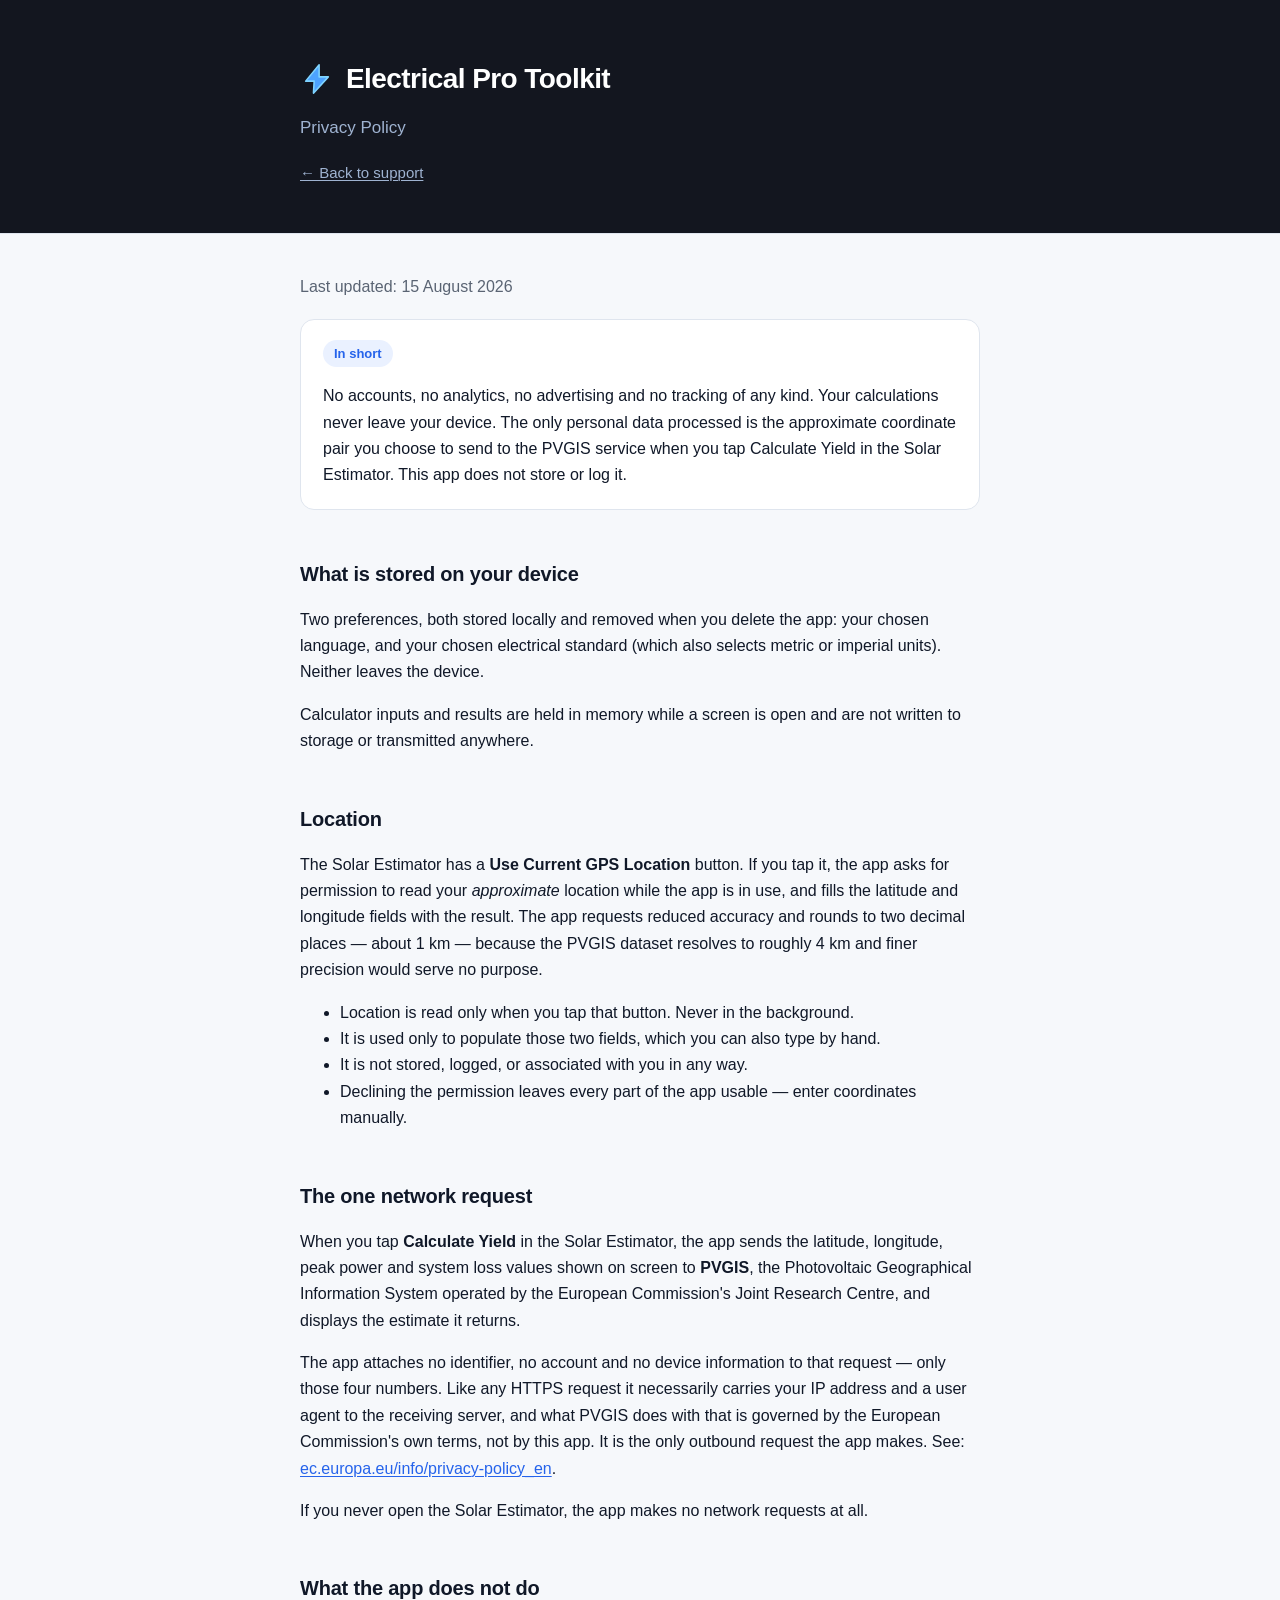
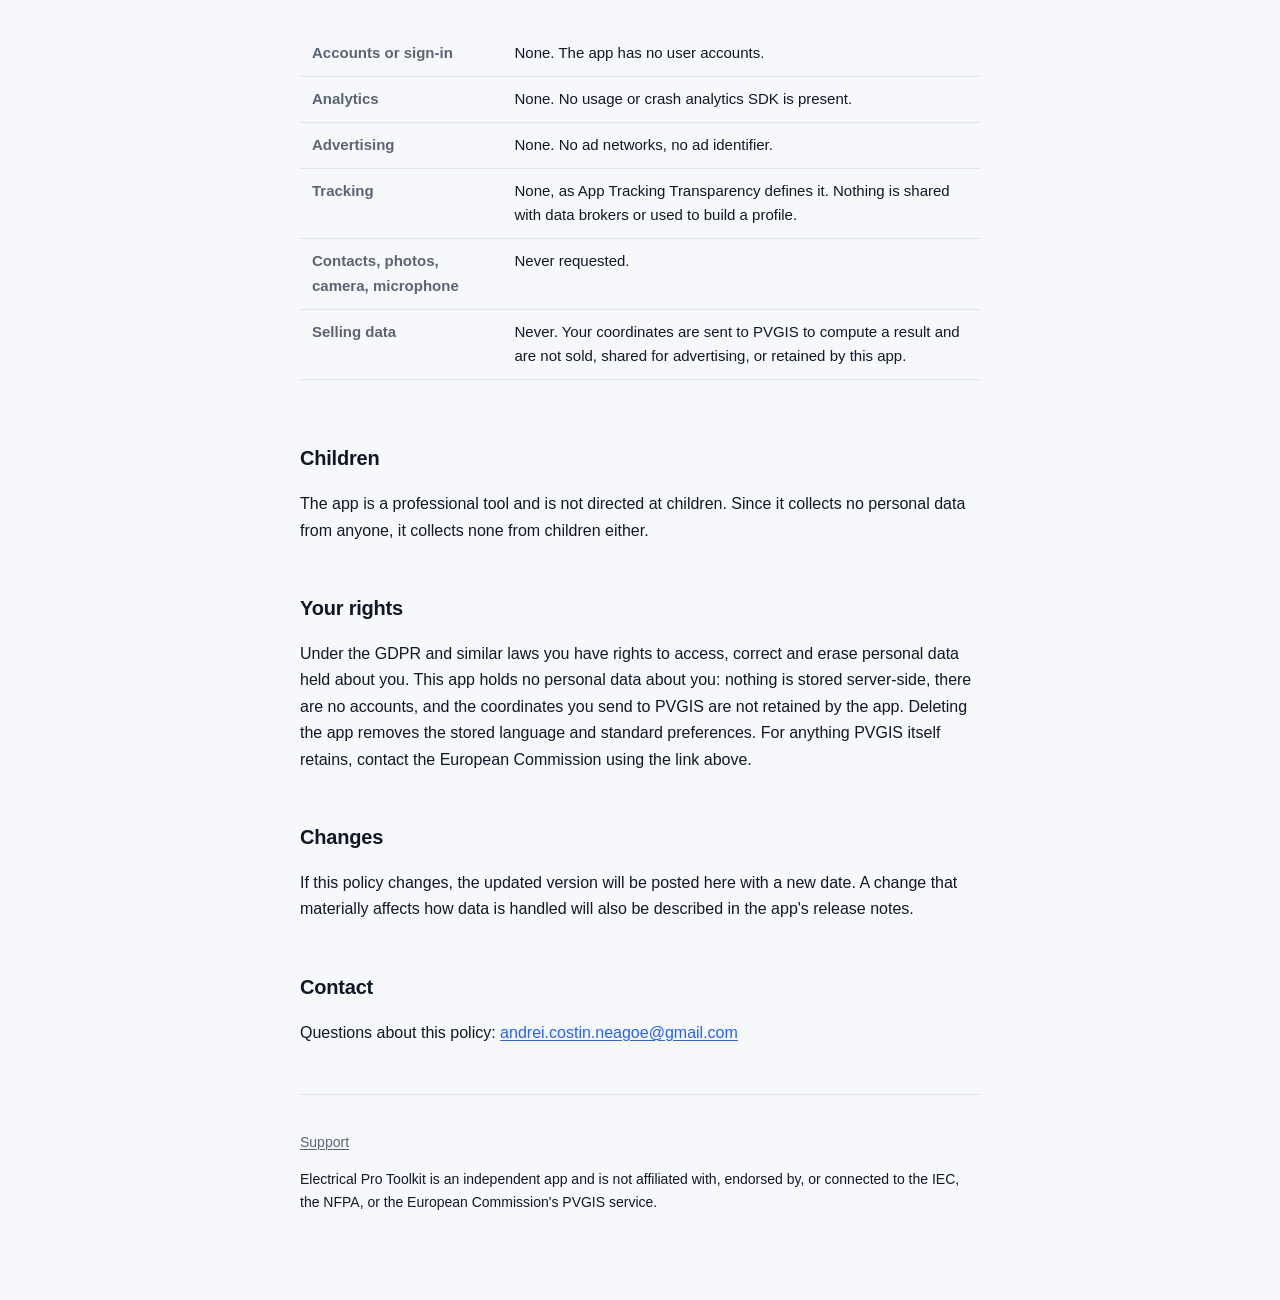
<file: privacy.html>
<!DOCTYPE html>
<html lang="en">
<head>
<meta charset="utf-8">
<meta name="viewport" content="width=device-width, initial-scale=1">
<title>Electrical Pro Toolkit — Privacy Policy</title>
<meta name="description" content="Privacy policy for Electrical Pro Toolkit. No accounts, analytics, advertising or tracking; the only personal data processed is a coordinate pair you choose to send to PVGIS.">
<link rel="stylesheet" href="style.css">
</head>
<body>

<header>
  <div class="wrap">
    <h1 class="mark">
      <svg class="bolt" viewBox="0 0 24 24" fill="none" aria-hidden="true">
        <path d="M13.5 2 4 13.5h6L9.5 22 20 10.5h-6.5L13.5 2Z" fill="#4da3ff" stroke="#7fd4ff" stroke-width="1.1" stroke-linejoin="round"/>
      </svg>
      Electrical Pro Toolkit
    </h1>
    <p>Privacy Policy</p>
    <nav class="sub"><a href="index.html" style="color:#9fb3d1">&larr; Back to support</a></nav>
  </div>
</header>

<div class="wrap">

  <p class="muted">Last updated: 15 August 2026</p>

  <div class="card">
    <p style="margin:0"><span class="pill">In short</span></p>
    <p style="margin-bottom:0">No accounts, no analytics, no advertising and no
    tracking of any kind. Your calculations never leave your device. The only
    personal data processed is the approximate coordinate pair you choose to send
    to the PVGIS service when you tap Calculate Yield in the Solar Estimator. This
    app does not store or log it.</p>
  </div>

  <h2>What is stored on your device</h2>
  <p>Two preferences, both stored locally and removed when you delete the app:
  your chosen language, and your chosen electrical standard (which also selects
  metric or imperial units). Neither leaves the device.</p>
  <p>Calculator inputs and results are held in memory while a screen is open and are
  not written to storage or transmitted anywhere.</p>

  <h2>Location</h2>
  <p>The Solar Estimator has a <strong>Use Current GPS Location</strong> button. If you
  tap it, the app asks for permission to read your <em>approximate</em> location while
  the app is in use, and fills the latitude and longitude fields with the result. The
  app requests reduced accuracy and rounds to two decimal places — about 1 km —
  because the PVGIS dataset resolves to roughly 4 km and finer precision would serve
  no purpose.</p>
  <ul>
    <li>Location is read only when you tap that button. Never in the background.</li>
    <li>It is used only to populate those two fields, which you can also type by hand.</li>
    <li>It is not stored, logged, or associated with you in any way.</li>
    <li>Declining the permission leaves every part of the app usable — enter coordinates manually.</li>
  </ul>

  <h2>The one network request</h2>
  <p>When you tap <strong>Calculate Yield</strong> in the Solar Estimator, the app sends
  the latitude, longitude, peak power and system loss values shown on screen to
  <strong>PVGIS</strong>, the Photovoltaic Geographical Information System operated by
  the European Commission's Joint Research Centre, and displays the estimate it
  returns.</p>
  <p>The app attaches no identifier, no account and no device information to that
  request — only those four numbers. Like any HTTPS request it necessarily carries
  your IP address and a user agent to the receiving server, and what PVGIS does
  with that is governed by the European Commission's own terms, not by this app.
  It is the only outbound request the app makes. See:
  <a href="https://ec.europa.eu/info/privacy-policy_en">ec.europa.eu/info/privacy-policy_en</a>.</p>
  <p>If you never open the Solar Estimator, the app makes no network requests at all.</p>

  <h2>What the app does not do</h2>
  <div class="scroll">
  <table>
    <tr><th>Accounts or sign-in</th><td>None. The app has no user accounts.</td></tr>
    <tr><th>Analytics</th><td>None. No usage or crash analytics SDK is present.</td></tr>
    <tr><th>Advertising</th><td>None. No ad networks, no ad identifier.</td></tr>
    <tr><th>Tracking</th><td>None, as App Tracking Transparency defines it. Nothing is shared with data brokers or used to build a profile.</td></tr>
    <tr><th>Contacts, photos, camera, microphone</th><td>Never requested.</td></tr>
    <tr><th>Selling data</th><td>Never. Your coordinates are sent to PVGIS to compute a result and are not sold, shared for advertising, or retained by this app.</td></tr>
  </table>
  </div>

  <h2>Children</h2>
  <p>The app is a professional tool and is not directed at children. Since it collects
  no personal data from anyone, it collects none from children either.</p>

  <h2>Your rights</h2>
  <p>Under the GDPR and similar laws you have rights to access, correct and erase
  personal data held about you. This app holds no personal data about you: nothing
  is stored server-side, there are no accounts, and the coordinates you send to
  PVGIS are not retained by the app. Deleting the app removes the stored language
  and standard preferences. For anything PVGIS itself retains, contact the European
  Commission using the link above.</p>

  <h2>Changes</h2>
  <p>If this policy changes, the updated version will be posted here with a new date.
  A change that materially affects how data is handled will also be described in the
  app's release notes.</p>

  <h2>Contact</h2>
  <p>Questions about this policy:
  <a href="mailto:andrei.costin.neagoe@gmail.com?subject=Electrical%20Pro%20Toolkit%20privacy">andrei.costin.neagoe@gmail.com</a></p>

  <footer>
    <p><a href="index.html">Support</a></p>
    <p>Electrical Pro Toolkit is an independent app and is not affiliated with, endorsed by,
    or connected to the IEC, the NFPA, or the European Commission's PVGIS service.</p>
  </footer>

</div>
</body>
</html>
</file>
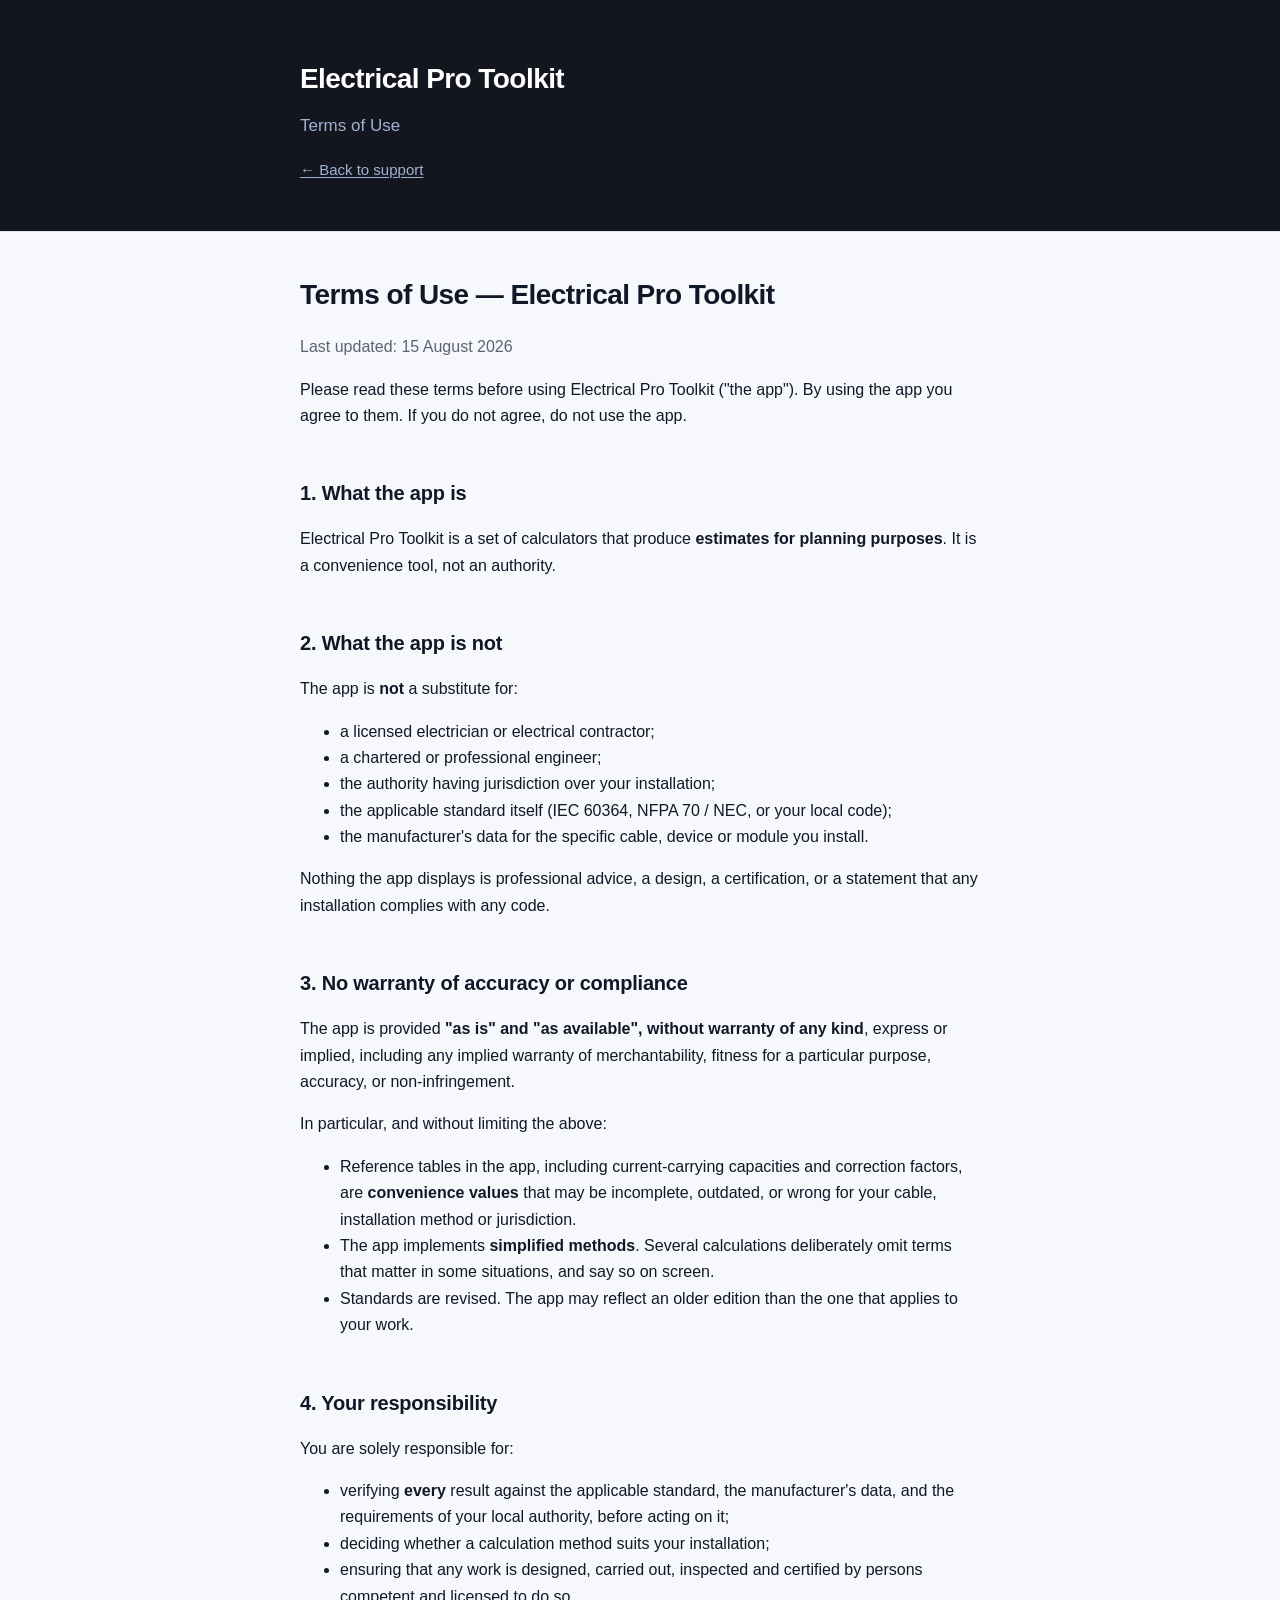
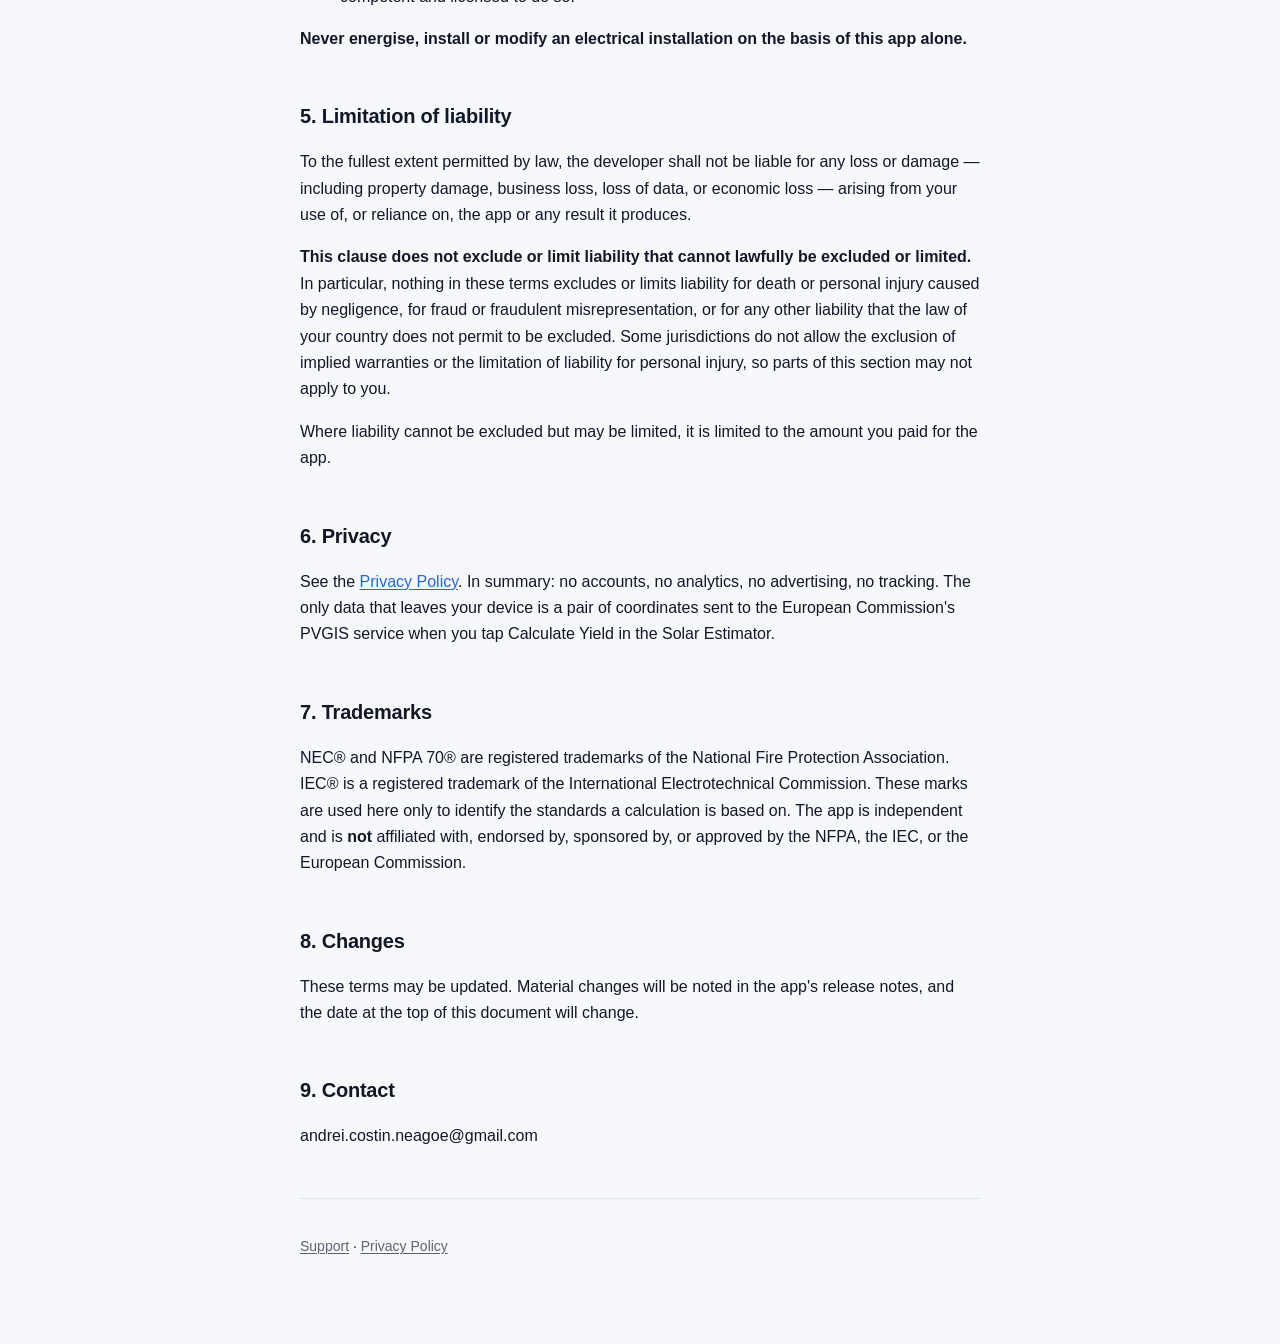
<file: terms.html>
<!DOCTYPE html>
<html lang="en"><head><meta charset="utf-8">
<meta name="viewport" content="width=device-width, initial-scale=1">
<title>Electrical Pro Toolkit — Terms of Use</title>
<meta name="description" content="Terms of use for Electrical Pro Toolkit, including warranty disclaimer and limitation of liability.">
<link rel="stylesheet" href="style.css"></head><body>
<header><div class="wrap"><h1 class="mark">Electrical Pro Toolkit</h1><p>Terms of Use</p>
<nav class="sub"><a href="index.html" style="color:#9fb3d1">&larr; Back to support</a></nav></div></header>
<div class="wrap">
<h1 class="mark">Terms of Use — Electrical Pro Toolkit</h1>
<p class="muted">Last updated: 15 August 2026</p>
<p>Please read these terms before using Electrical Pro Toolkit (&quot;the app&quot;). By using the app you agree to them. If you do not agree, do not use the app.</p>
<h2>1. What the app is</h2>
<p>Electrical Pro Toolkit is a set of calculators that produce <strong>estimates for planning purposes</strong>. It is a convenience tool, not an authority.</p>
<h2>2. What the app is not</h2>
<p>The app is <strong>not</strong> a substitute for:</p>
<ul><li>a licensed electrician or electrical contractor;</li><li>a chartered or professional engineer;</li><li>the authority having jurisdiction over your installation;</li><li>the applicable standard itself (IEC 60364, NFPA 70 / NEC, or your local code);</li><li>the manufacturer&#x27;s data for the specific cable, device or module you install.</li></ul>
<p>Nothing the app displays is professional advice, a design, a certification, or a statement that any installation complies with any code.</p>
<h2>3. No warranty of accuracy or compliance</h2>
<p>The app is provided <strong>&quot;as is&quot; and &quot;as available&quot;, without warranty of any kind</strong>, express or implied, including any implied warranty of merchantability, fitness for a particular purpose, accuracy, or non-infringement.</p>
<p>In particular, and without limiting the above:</p>
<ul><li>Reference tables in the app, including current-carrying capacities and correction factors, are <strong>convenience values</strong> that may be incomplete, outdated, or wrong for your cable, installation method or jurisdiction.</li><li>The app implements <strong>simplified methods</strong>. Several calculations deliberately omit terms that matter in some situations, and say so on screen.</li><li>Standards are revised. The app may reflect an older edition than the one that applies to your work.</li></ul>
<h2>4. Your responsibility</h2>
<p>You are solely responsible for:</p>
<ul><li>verifying <strong>every</strong> result against the applicable standard, the manufacturer&#x27;s data, and the requirements of your local authority, before acting on it;</li><li>deciding whether a calculation method suits your installation;</li><li>ensuring that any work is designed, carried out, inspected and certified by persons competent and licensed to do so.</li></ul>
<p><strong>Never energise, install or modify an electrical installation on the basis of this app alone.</strong></p>
<h2>5. Limitation of liability</h2>
<p>To the fullest extent permitted by law, the developer shall not be liable for any loss or damage — including property damage, business loss, loss of data, or economic loss — arising from your use of, or reliance on, the app or any result it produces.</p>
<p><strong>This clause does not exclude or limit liability that cannot lawfully be excluded or limited.</strong> In particular, nothing in these terms excludes or limits liability for death or personal injury caused by negligence, for fraud or fraudulent misrepresentation, or for any other liability that the law of your country does not permit to be excluded. Some jurisdictions do not allow the exclusion of implied warranties or the limitation of liability for personal injury, so parts of this section may not apply to you.</p>
<p>Where liability cannot be excluded but may be limited, it is limited to the amount you paid for the app.</p>
<h2>6. Privacy</h2>
<p>See the <a href="https://aneagoe87.github.io/electricalc-pro-support/privacy.html">Privacy Policy</a>. In summary: no accounts, no analytics, no advertising, no tracking. The only data that leaves your device is a pair of coordinates sent to the European Commission&#x27;s PVGIS service when you tap Calculate Yield in the Solar Estimator.</p>
<h2>7. Trademarks</h2>
<p>NEC® and NFPA 70® are registered trademarks of the National Fire Protection Association. IEC® is a registered trademark of the International Electrotechnical Commission. These marks are used here only to identify the standards a calculation is based on. The app is independent and is <strong>not</strong> affiliated with, endorsed by, sponsored by, or approved by the NFPA, the IEC, or the European Commission.</p>
<h2>8. Changes</h2>
<p>These terms may be updated. Material changes will be noted in the app&#x27;s release notes, and the date at the top of this document will change.</p>
<h2>9. Contact</h2>
<p>andrei.costin.neagoe@gmail.com</p>
<footer><p><a href="index.html">Support</a> · <a href="privacy.html">Privacy Policy</a></p></footer>
</div></body></html>
</file>
<file: style.css>
:root {
  --bg: #f6f8fb;
  --surface: #ffffff;
  --border: #dfe5ee;
  --text: #101828;
  --muted: #5a6473;
  --accent: #2563eb;
  --accent-soft: #eaf1ff;
  --navy: #13161f;
}

@media (prefers-color-scheme: dark) {
  :root {
    --bg: #0b0e14;
    --surface: #141922;
    --border: #232a36;
    --text: #e8ecf3;
    --muted: #97a1b2;
    --accent: #60a5fa;
    --accent-soft: #16202f;
    --navy: #0b0e14;
  }
}

* { box-sizing: border-box; }

body {
  margin: 0;
  background: var(--bg);
  color: var(--text);
  font: 16px/1.65 -apple-system, BlinkMacSystemFont, "Segoe UI", Roboto, Helvetica, Arial, sans-serif;
  -webkit-text-size-adjust: 100%;
}

.wrap { max-width: 720px; margin: 0 auto; padding: 0 20px 72px; }

header {
  background: var(--navy);
  color: #fff;
  padding: 56px 20px 48px;
  margin-bottom: 40px;
  border-bottom: 1px solid var(--border);
}
header .wrap { padding-bottom: 0; }
.mark {
  display: inline-flex; align-items: center; gap: 12px;
  font-size: 28px; font-weight: 700; letter-spacing: -0.02em; margin: 0;
}
.bolt { width: 34px; height: 34px; flex: none; }
header p { color: #9fb3d1; margin: 10px 0 0; font-size: 17px; }

h2 {
  font-size: 20px; letter-spacing: -0.01em;
  margin: 40px 0 12px; padding-top: 8px;
}
h3 { font-size: 16px; margin: 26px 0 6px; }
p, li { color: var(--text); }
.muted { color: var(--muted); }
a { color: var(--accent); text-decoration-thickness: 1px; text-underline-offset: 2px; }

.card {
  background: var(--surface);
  border: 1px solid var(--border);
  border-radius: 14px;
  padding: 20px 22px;
  margin: 18px 0;
}

.cta {
  display: inline-block;
  background: var(--accent); color: #fff;
  padding: 12px 22px; border-radius: 10px;
  font-weight: 600; text-decoration: none;
}
.cta:hover { filter: brightness(1.08); }

details {
  border: 1px solid var(--border);
  border-radius: 12px;
  background: var(--surface);
  padding: 14px 18px;
  margin: 10px 0;
}
details[open] { padding-bottom: 6px; }
summary { cursor: pointer; font-weight: 600; }
summary::marker { color: var(--muted); }

table { width: 100%; border-collapse: collapse; margin: 14px 0; font-size: 15px; }
th, td { text-align: left; padding: 10px 12px; border-bottom: 1px solid var(--border); vertical-align: top; }
th { color: var(--muted); font-weight: 600; }
.scroll { overflow-x: auto; }

.pill {
  display: inline-block; background: var(--accent-soft); color: var(--accent);
  border-radius: 999px; padding: 3px 11px; font-size: 13px; font-weight: 600;
}

footer {
  border-top: 1px solid var(--border);
  margin-top: 48px; padding-top: 22px;
  color: var(--muted); font-size: 14px;
}
footer a { color: var(--muted); }

nav.sub { margin-top: 18px; font-size: 15px; }
nav.sub a { margin-right: 18px; }
</file>
